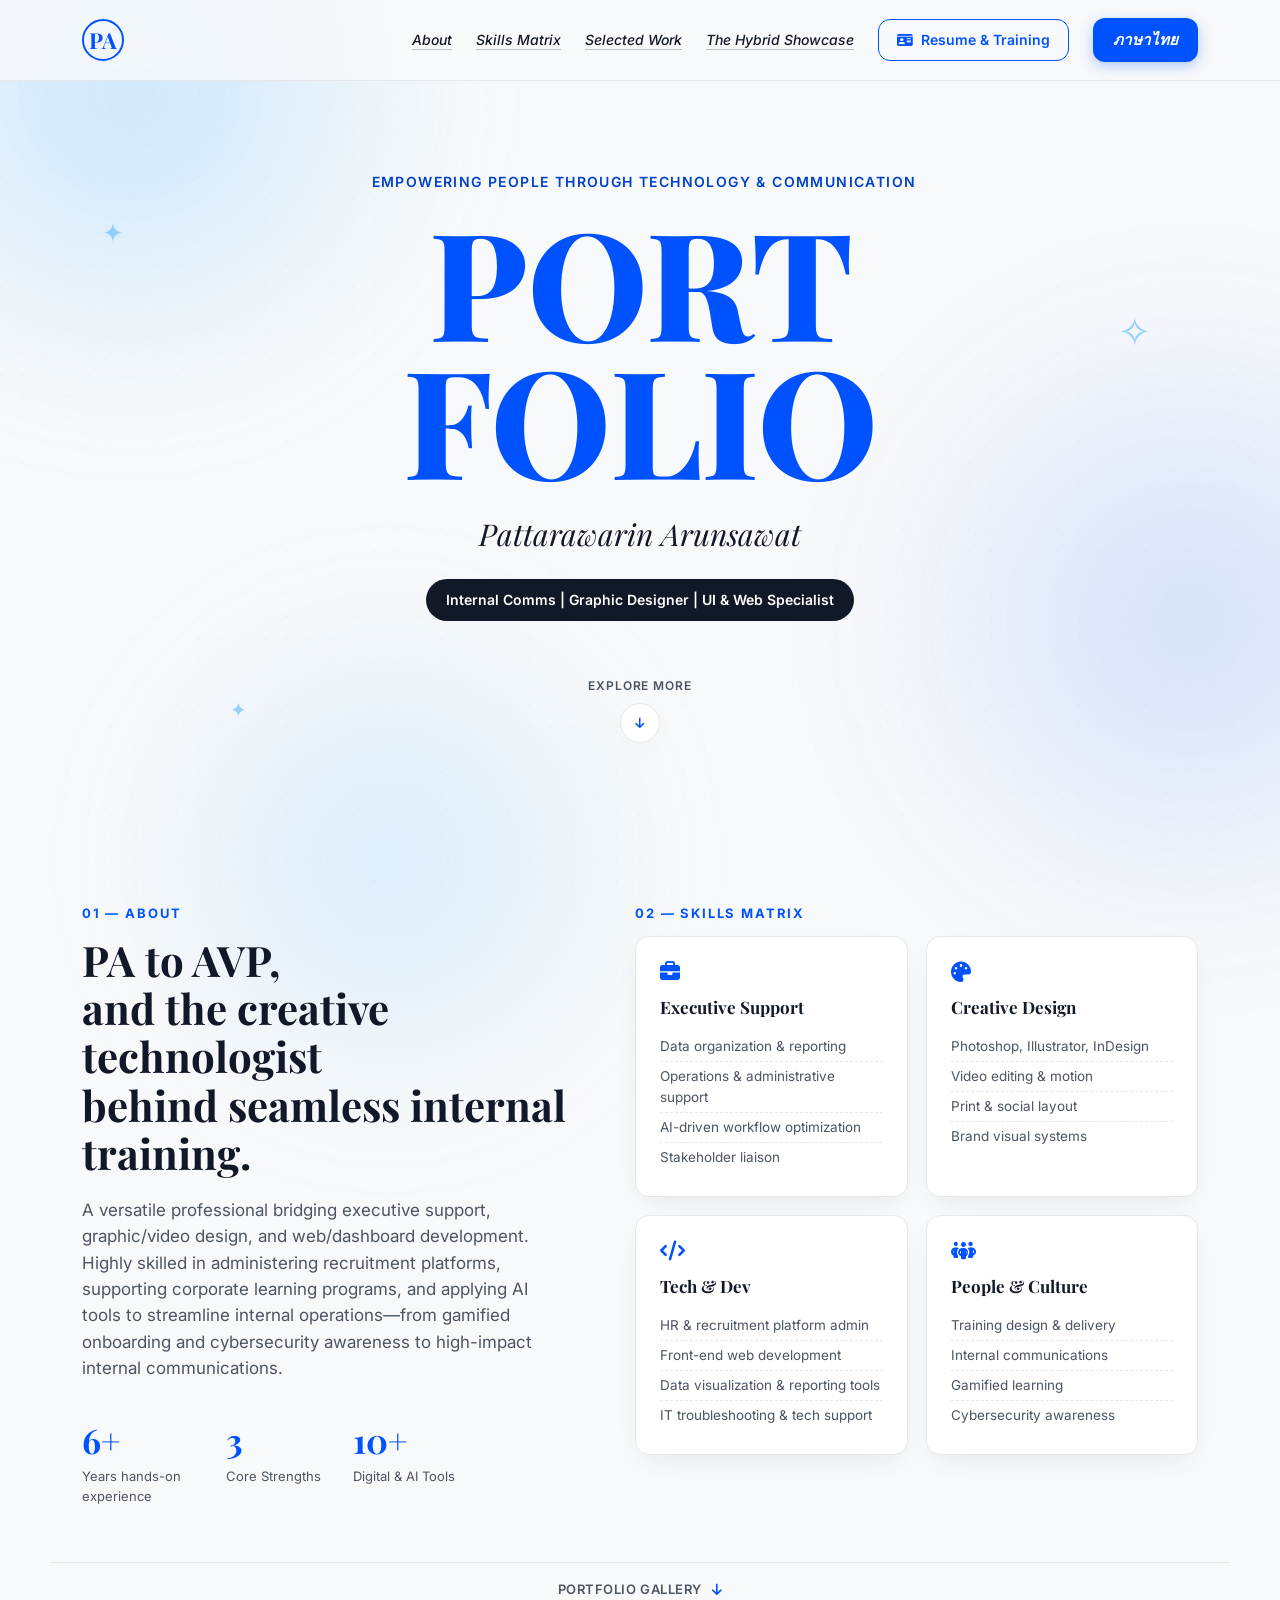
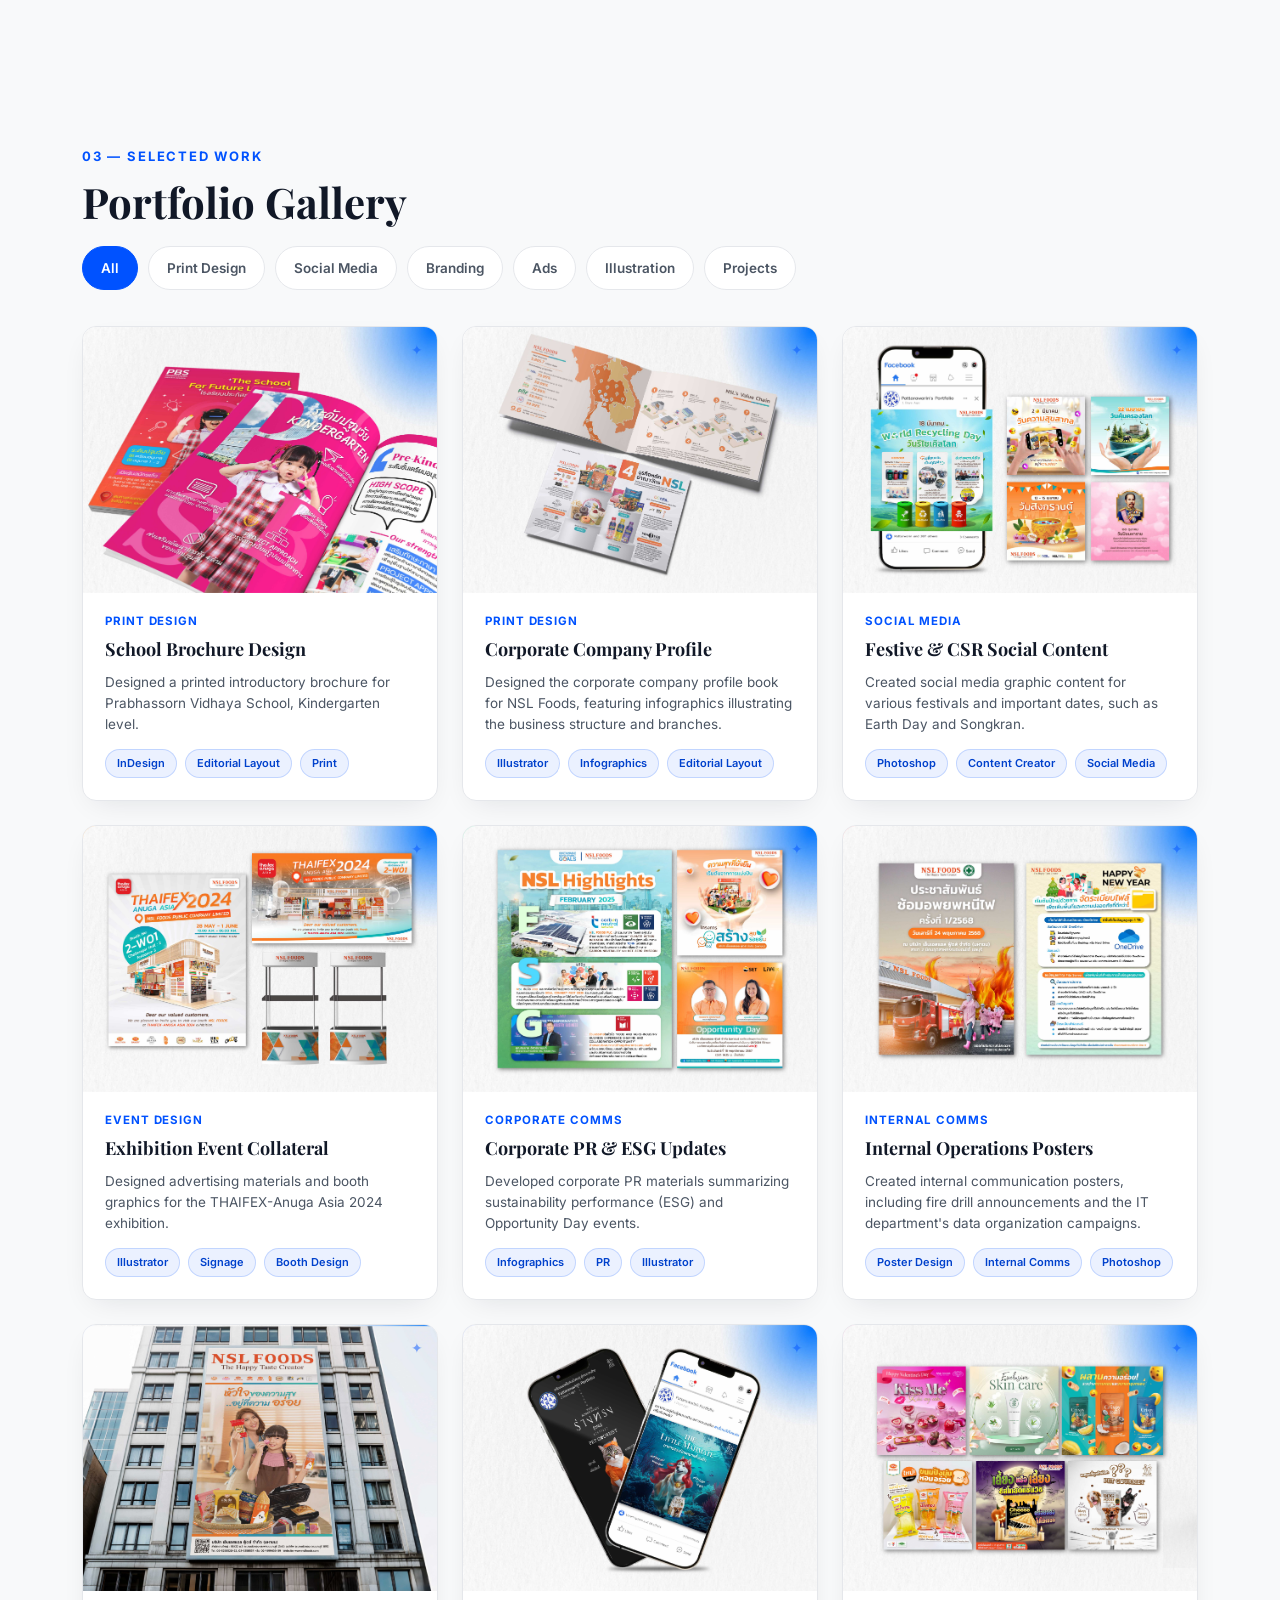
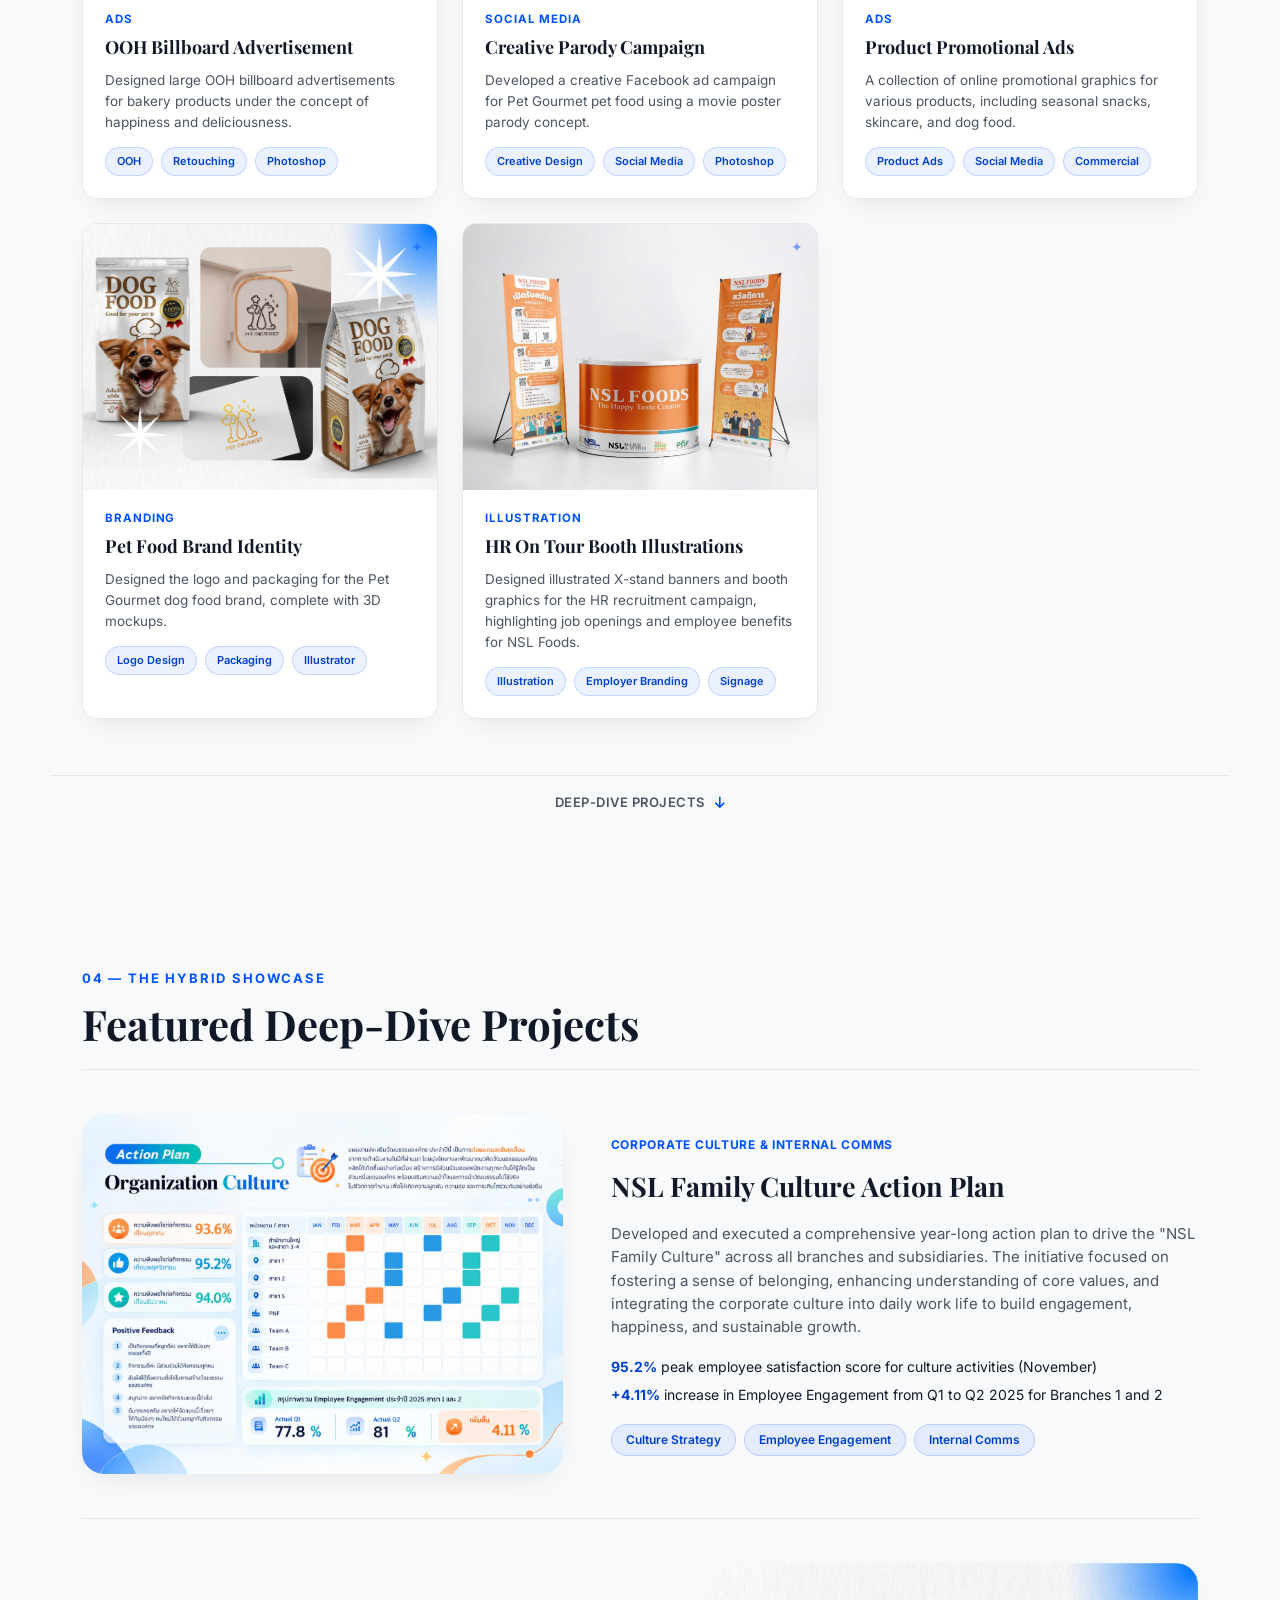
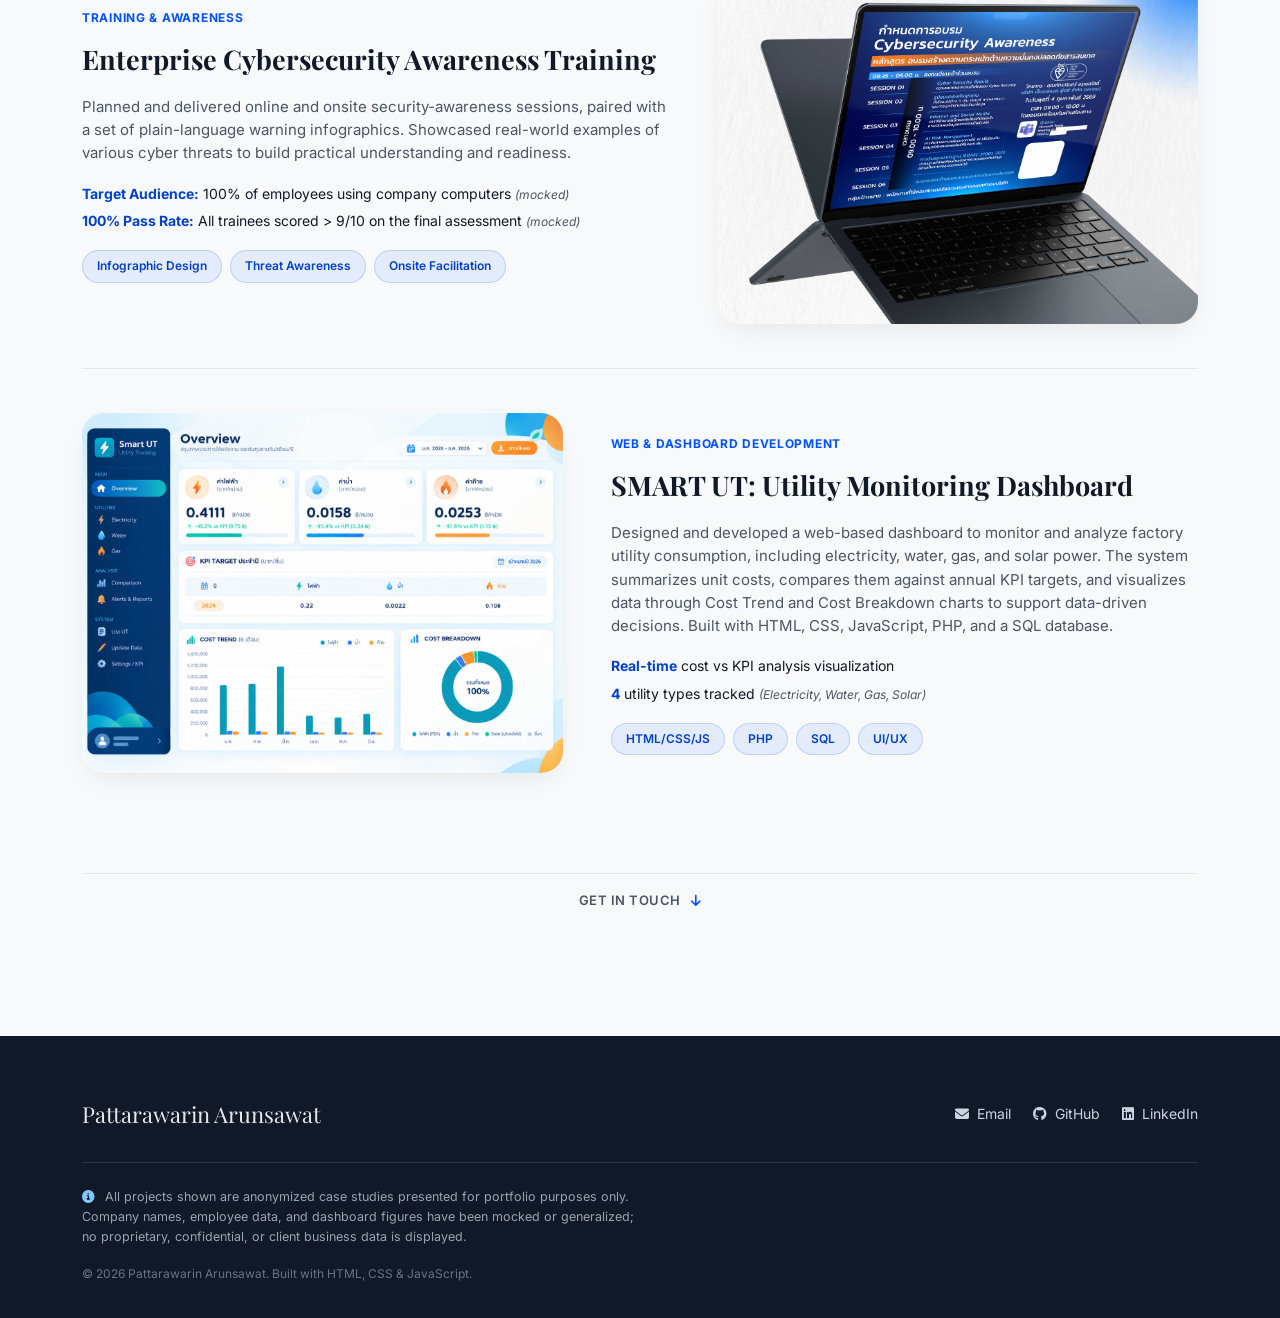
<file: index.html>
<!DOCTYPE html>
<html lang="en">
<head>
  <meta charset="UTF-8">
  <meta name="viewport" content="width=device-width, initial-scale=1.0">
  <title>Pattarawarin Arunsawat — Portfolio</title>
  <meta name="description" content="Pattarawarin Arunsawat — PA to AVP, Creative Technologist & Culture Catalyst. Graphic design, web/dashboard development, and organizational culture portfolio.">

<!-- Google Fonts: Playfair Display + Inter + Kanit -->
  <link rel="preconnect" href="https://fonts.googleapis.com">
  <link rel="preconnect" href="https://fonts.gstatic.com" crossorigin>
  <link href="https://fonts.googleapis.com/css2?family=Inter:wght@400;500;600;700;800&family=Kanit:wght@300;400;500;600;700&family=Playfair+Display:ital,wght@0,500;0,600;0,700;0,800;1,500&display=swap" rel="stylesheet">

  <!-- Font Awesome -->
  <link rel="stylesheet" href="https://cdnjs.cloudflare.com/ajax/libs/font-awesome/6.5.1/css/all.min.css">

  <link rel="stylesheet" href="style.css">
</head>
<body>

  <!-- Ambient background glows -->
  <div class="aurora aurora--one" aria-hidden="true"></div>
  <div class="aurora aurora--two" aria-hidden="true"></div>
  <div class="aurora aurora--three" aria-hidden="true"></div>

  <!-- ===================== HEADER / NAV ===================== -->
  <header class="site-header" id="top">
    <div class="header-inner">
      <a href="#top" class="logo">PA</a>
      <nav class="main-nav" aria-label="Primary">
        <a href="#about" class="nav-link" data-section="about">About</a>
        <a href="#skills" class="nav-link" data-section="skills">Skills Matrix</a>
        <a href="#portfolio" class="nav-link" data-section="portfolio">Selected Work</a>
        <a href="#deep-dive" class="nav-link" data-section="deep-dive">The Hybrid Showcase</a>
        <a href="resume.html" class="nav-link btn-resume"><i class="fa-solid fa-id-card" aria-hidden="true"></i> Resume &amp; Training</a>
        <a href="index-th.html" class="nav-link btn-lang">ภาษาไทย</a>
      </nav>
      <button class="nav-toggle" id="navToggle" aria-label="Toggle navigation" aria-expanded="false">
        <span></span><span></span><span></span>
      </button>
    </div>
  </header>

  <!-- ===================== HERO ===================== -->
  <section class="hero">
    <div class="hero-inner">
      <p class="hero-eyebrow"><i class="fa-solid fa-sparkle"></i> Empowering People through Technology & Communication</p>
      <h1 class="hero-title">
        PORT<br>FOLIO
      </h1>
      <p class="hero-name">Pattarawarin Arunsawat</p>
      <span class="badge badge--dark">Internal Comms | Graphic Designer | UI & Web Specialist </span>
    </div>
    <div class="hero-star hero-star--a" aria-hidden="true">✦</div>
    <div class="hero-star hero-star--b" aria-hidden="true">✧</div>
    <div class="hero-star hero-star--c" aria-hidden="true">✦</div>

    <a href="#about" class="scroll-cue" aria-label="Scroll down to About &amp; Skills">
      <span class="scroll-cue-label">Explore More</span>
      <span class="scroll-cue-arrow" aria-hidden="true"><i class="fa-solid fa-arrow-down"></i></span>
    </a>
  </section>

  <!-- ===================== ABOUT + SKILLS ===================== -->
  <section class="about" id="about">
    <div class="about-inner">
      <div class="about-copy">
        <p class="section-eyebrow">01 — About</p>
        <h2 class="section-heading">PA to AVP,<br>and the creative technologist <br>behind seamless internal training.</h2>
        <p class="about-lede">
          A versatile professional bridging executive support, graphic/video design, and web/dashboard development.
          Highly skilled in administering recruitment platforms, supporting corporate learning programs,
          and applying AI tools to streamline internal operations—from gamified onboarding and cybersecurity awareness
          to high-impact internal communications.
        </p>
        <div class="about-stats">
          <div class="stat">
            <span class="stat-num">6+</span>
            <span class="stat-label">Years hands-on experience</span>
          </div>
          <div class="stat">
            <span class="stat-num">3</span>
            <span class="stat-label">Core Strengths</span>
          </div>
          <div class="stat">
            <span class="stat-num">10+</span>
            <span class="stat-label">Digital &amp; AI Tools</span>
          </div>
        </div>
      </div>

      <div class="skills-matrix" id="skills">
        <p class="section-eyebrow">02 — Skills Matrix</p>
        <div class="skills-grid">
          <div class="skill-card">
            <i class="fa-solid fa-briefcase skill-icon"></i>
            <h3>Executive Support</h3>
            <ul>
              <li>Data organization & reporting</li>
              <li>Operations & administrative support</li>
              <li>AI-driven workflow optimization</li>
              <li>Stakeholder liaison</li>
            </ul>
          </div>
          <div class="skill-card">
            <i class="fa-solid fa-palette skill-icon"></i>
            <h3>Creative Design</h3>
            <ul>
              <li>Photoshop, Illustrator, InDesign</li>
              <li>Video editing &amp; motion</li>
              <li>Print &amp; social layout</li>
              <li>Brand visual systems</li>
            </ul>
          </div>
          <div class="skill-card">
            <i class="fa-solid fa-code skill-icon"></i>
            <h3>Tech &amp; Dev</h3>
            <ul>
              <li>HR & recruitment platform admin</li>
              <li>Front-end web development</li>
              <li>Data visualization & reporting tools</li>
              <li>IT troubleshooting & tech support</li>
            </ul>
          </div>
          <div class="skill-card">
            <i class="fa-solid fa-people-group skill-icon"></i>
            <h3>People &amp; Culture</h3>
            <ul>
              <li>Training design &amp; delivery</li>
              <li>Internal communications</li>
              <li>Gamified learning</li>
              <li>Cybersecurity awareness</li>
            </ul>
          </div>
        </div>
      </div>
    </div>

    <a href="#portfolio" class="section-jump" aria-label="Jump to Portfolio Gallery">
      <span>Portfolio Gallery</span>
      <i class="fa-solid fa-arrow-down" aria-hidden="true"></i>
    </a>
  </section>

  <!-- ===================== PORTFOLIO GALLERY ===================== -->
  <section class="gallery" id="portfolio">
    <div class="gallery-inner">
      <p class="section-eyebrow">03 — Selected Work</p>
      <h2 class="section-heading">Portfolio Gallery</h2>

      <div class="filter-bar" id="filterBar" role="tablist" aria-label="Filter portfolio by category">
        <button class="filter-btn is-active" data-filter="all">All</button>
        <button class="filter-btn" data-filter="print" id="print-design">Print Design</button>
        <button class="filter-btn" data-filter="social" id="social-media">Social Media</button>
        <button class="filter-btn" data-filter="branding" id="branding">Branding</button>
        <button class="filter-btn" data-filter="ads" id="ads">Ads</button>
        <button class="filter-btn" data-filter="illustration" id="illustration">Illustration</button>
        <button class="filter-btn" data-filter="projects" id="projects">Projects</button>
      </div>

      <div class="gallery-grid" id="galleryGrid">
        <!-- Cards injected by script.js from data.js -->
      </div>
    </div>

    <a href="#deep-dive" class="section-jump" aria-label="Jump to Featured Deep-Dive Projects">
      <span>Deep-Dive Projects</span>
      <i class="fa-solid fa-arrow-down" aria-hidden="true"></i>
    </a>
  </section>

  <!-- ===================== FEATURED DEEP-DIVE PROJECTS ===================== -->
  <section class="deep-dive" id="deep-dive">
    <div class="deep-dive-inner">
      <p class="section-eyebrow">04 — The Hybrid Showcase</p>
      <h2 class="section-heading">Featured Deep-Dive Projects</h2>

      <article class="case-study">
        <div class="case-media">
          <img src="images/012.jpg" alt="NSL Family Culture Action Plan Dashboard" style="width: 100%; height: auto; border-radius: 16px; box-shadow: 0 12px 24px rgba(0,0,0,0.08);">
        </div>
        
        <div class="case-copy">
          <span class="case-tag">Corporate Culture &amp; Internal Comms</span>
          <h3>NSL Family Culture Action Plan</h3>
          <p>
            Developed and executed a comprehensive year-long action plan to drive the "NSL Family Culture" across all branches and subsidiaries. The initiative focused on fostering a sense of belonging, enhancing understanding of core values, and integrating the corporate culture into daily work life to build engagement, happiness, and sustainable growth.
          </p>
          <ul class="case-stats">
            <li><strong>95.2%</strong> peak employee satisfaction score for culture activities (November)</li>
            <li><strong>+4.11%</strong> increase in Employee Engagement from Q1 to Q2 2025 for Branches 1 and 2</li>
          </ul>
          <div class="case-tools">
            <span class="tag">Culture Strategy</span>
            <span class="tag">Employee Engagement</span>
            <span class="tag">Internal Comms</span>
          </div>
        </div>
      </article>

      <article class="case-study case-study--reverse">
        <div class="case-media">
          <img src="images/013.jpg" alt="Enterprise Cybersecurity Awareness Training" style="width: 100%; height: auto; border-radius: 16px; box-shadow: 0 12px 24px rgba(0,0,0,0.08);">
        </div>
        
        <div class="case-copy">
          <span class="case-tag">Training &amp; Awareness</span>
          <h3>Enterprise Cybersecurity Awareness Training</h3>
          <p>
            Planned and delivered online and onsite security-awareness sessions, paired with a set of 
            plain-language warning infographics. Showcased real-world examples of various cyber threats 
            to build practical understanding and readiness.
          </p>
          <ul class="case-stats">
            <li><strong>Target Audience:</strong> 100% of employees using company computers <span class="mock-note">(mocked)</span></li>
            <li><strong>100% Pass Rate:</strong> All trainees scored > 9/10 on the final assessment <span class="mock-note">(mocked)</span></li>
          </ul>
          <div class="case-tools">
            <span class="tag">Infographic Design</span>
            <span class="tag">Threat Awareness</span>
            <span class="tag">Onsite Facilitation</span>
          </div>
        </div>
      </article>


       <article class="case-study">
        <div class="case-media">
          <img src="images/014.jpg" alt="SMART UT Utility Monitoring Dashboard" style="width: 100%; height: auto; border-radius: 16px; box-shadow: 0 12px 24px rgba(0,0,0,0.08);">
        </div>
        
        <div class="case-copy">
          <span class="case-tag">Web &amp; Dashboard Development</span>
          <h3>SMART UT: Utility Monitoring Dashboard</h3>
          <p>
            Designed and developed a web-based dashboard to monitor and analyze factory utility consumption, including electricity, water, gas, and solar power. The system summarizes unit costs, compares them against annual KPI targets, and visualizes data through Cost Trend and Cost Breakdown charts to support data-driven decisions. Built with HTML, CSS, JavaScript, PHP, and a SQL database.
          </p>
          <ul class="case-stats">
            <li><strong>Real-time</strong> cost vs KPI analysis visualization</li>
            <li><strong>4</strong> utility types tracked <span class="mock-note">(Electricity, Water, Gas, Solar)</span></li>
          </ul>
          <div class="case-tools">
            <span class="tag">HTML/CSS/JS</span>
            <span class="tag">PHP</span>
            <span class="tag">SQL</span>
            <span class="tag">UI/UX</span>
          </div>
        </div>
      </article>

    <a href="#contact" class="section-jump" aria-label="Jump to Contact &amp; Footer">
      <span>Get in Touch</span>
      <i class="fa-solid fa-arrow-down" aria-hidden="true"></i>
    </a>
  </section>

  <!-- ===================== FOOTER ===================== -->
  <footer class="site-footer" id="contact">
    <div class="footer-inner">
      <div class="footer-top">
        <p class="footer-name">Pattarawarin Arunsawat</p>
        <div class="footer-links">
          <a href="mailto:pattarawarin.ar@gmail.com"><i class="fa-solid fa-envelope"></i> Email</a>
          <a href="https://callmeion.github.io/portfolio/" target="_blank" rel="noopener noreferrer"><i class="fa-brands fa-github"></i> GitHub</a>
          <a href="http://www.linkedin.com/in/pattarawarin-ar" target="_blank" rel="noopener noreferrer"><i class="fa-brands fa-linkedin"></i> LinkedIn</a>
        </div>
      </div>
      <hr class="footer-rule">
      <p class="disclaimer">
        <i class="fa-solid fa-circle-info"></i>
        All projects shown are anonymized case studies presented for portfolio purposes only.
        Company names, employee data, and dashboard figures have been mocked or generalized;
        no proprietary, confidential, or client business data is displayed.
      </p>
      <p class="footer-copy">© <span id="year"></span> Pattarawarin Arunsawat. Built with HTML, CSS &amp; JavaScript.</p>
    </div>
  </footer>

  <!-- Floating back-to-top button (visibility toggled by script.js) -->
  <button type="button" class="back-to-top" id="backToTop" aria-label="Back to top">
    <i class="fa-solid fa-arrow-up" aria-hidden="true"></i>
  </button>

  <script src="data.js"></script>
  <script src="script.js"></script>
</body>
</html>
</file>
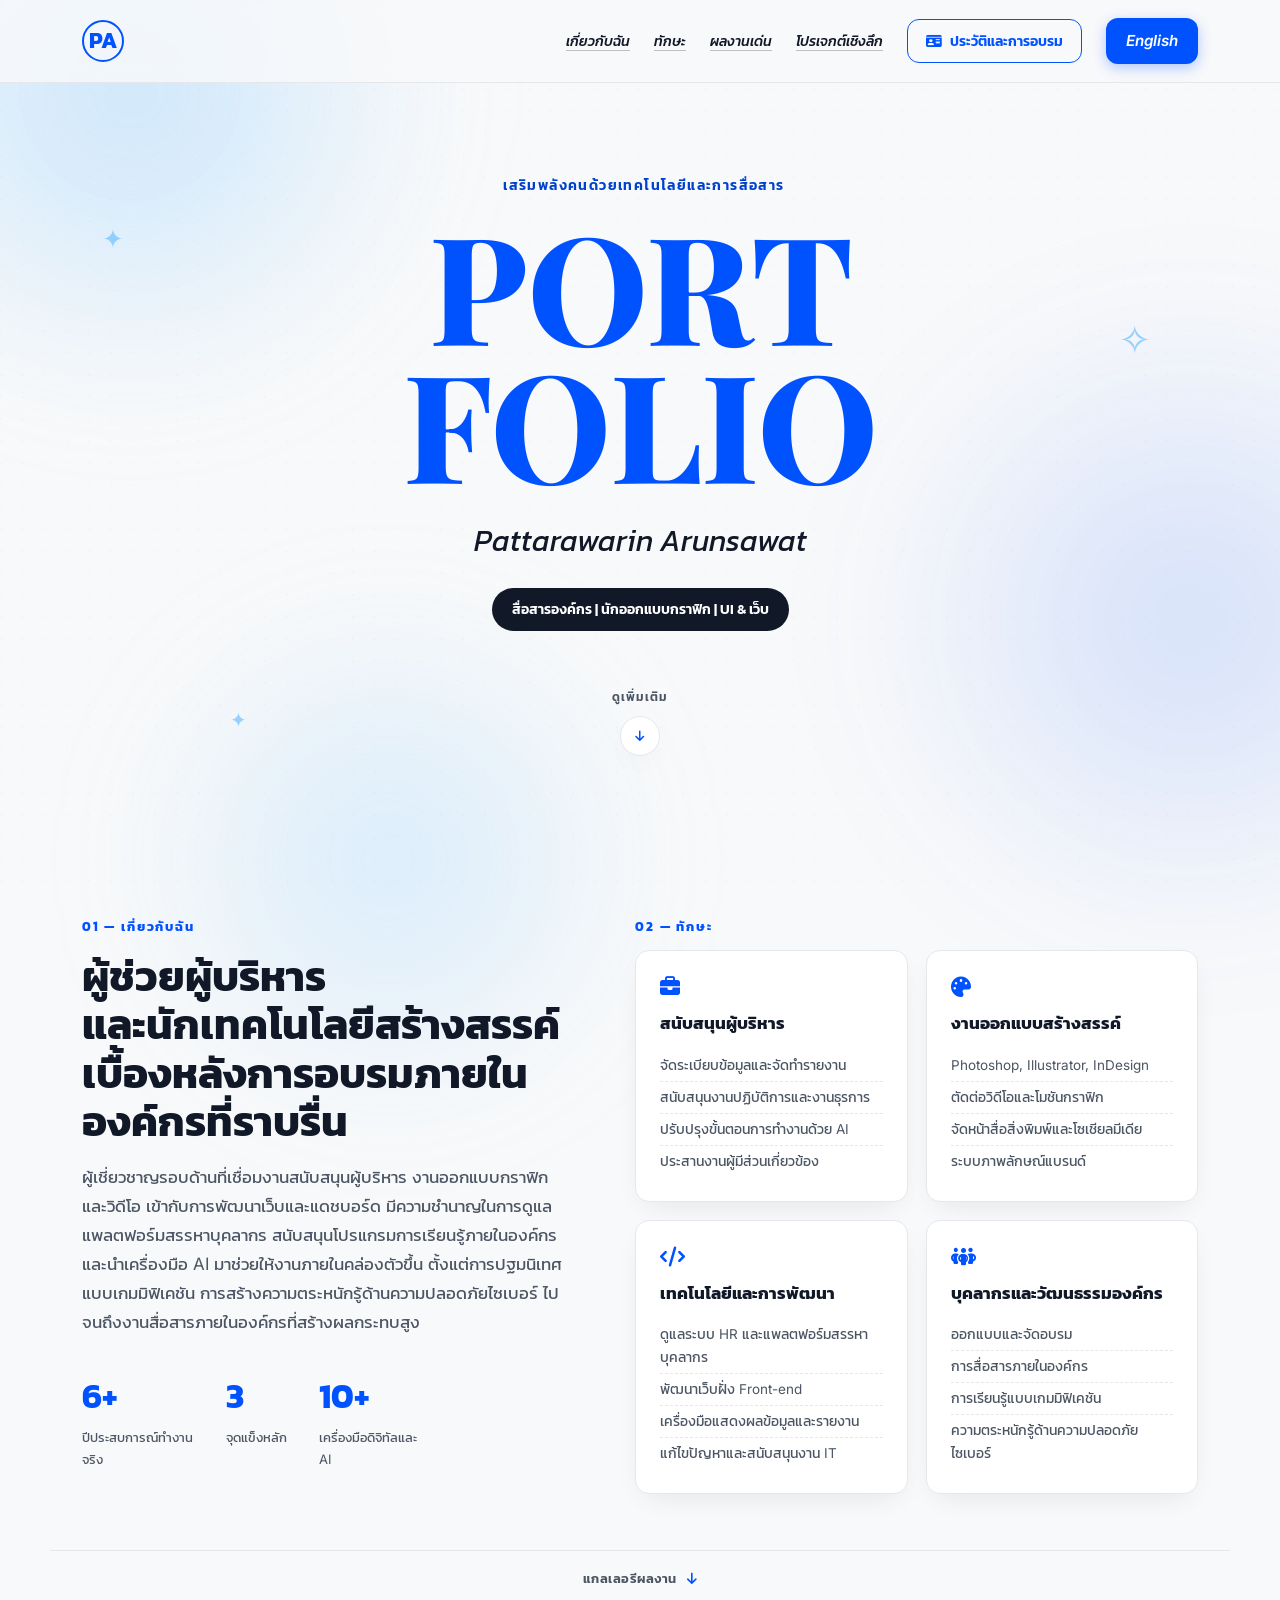
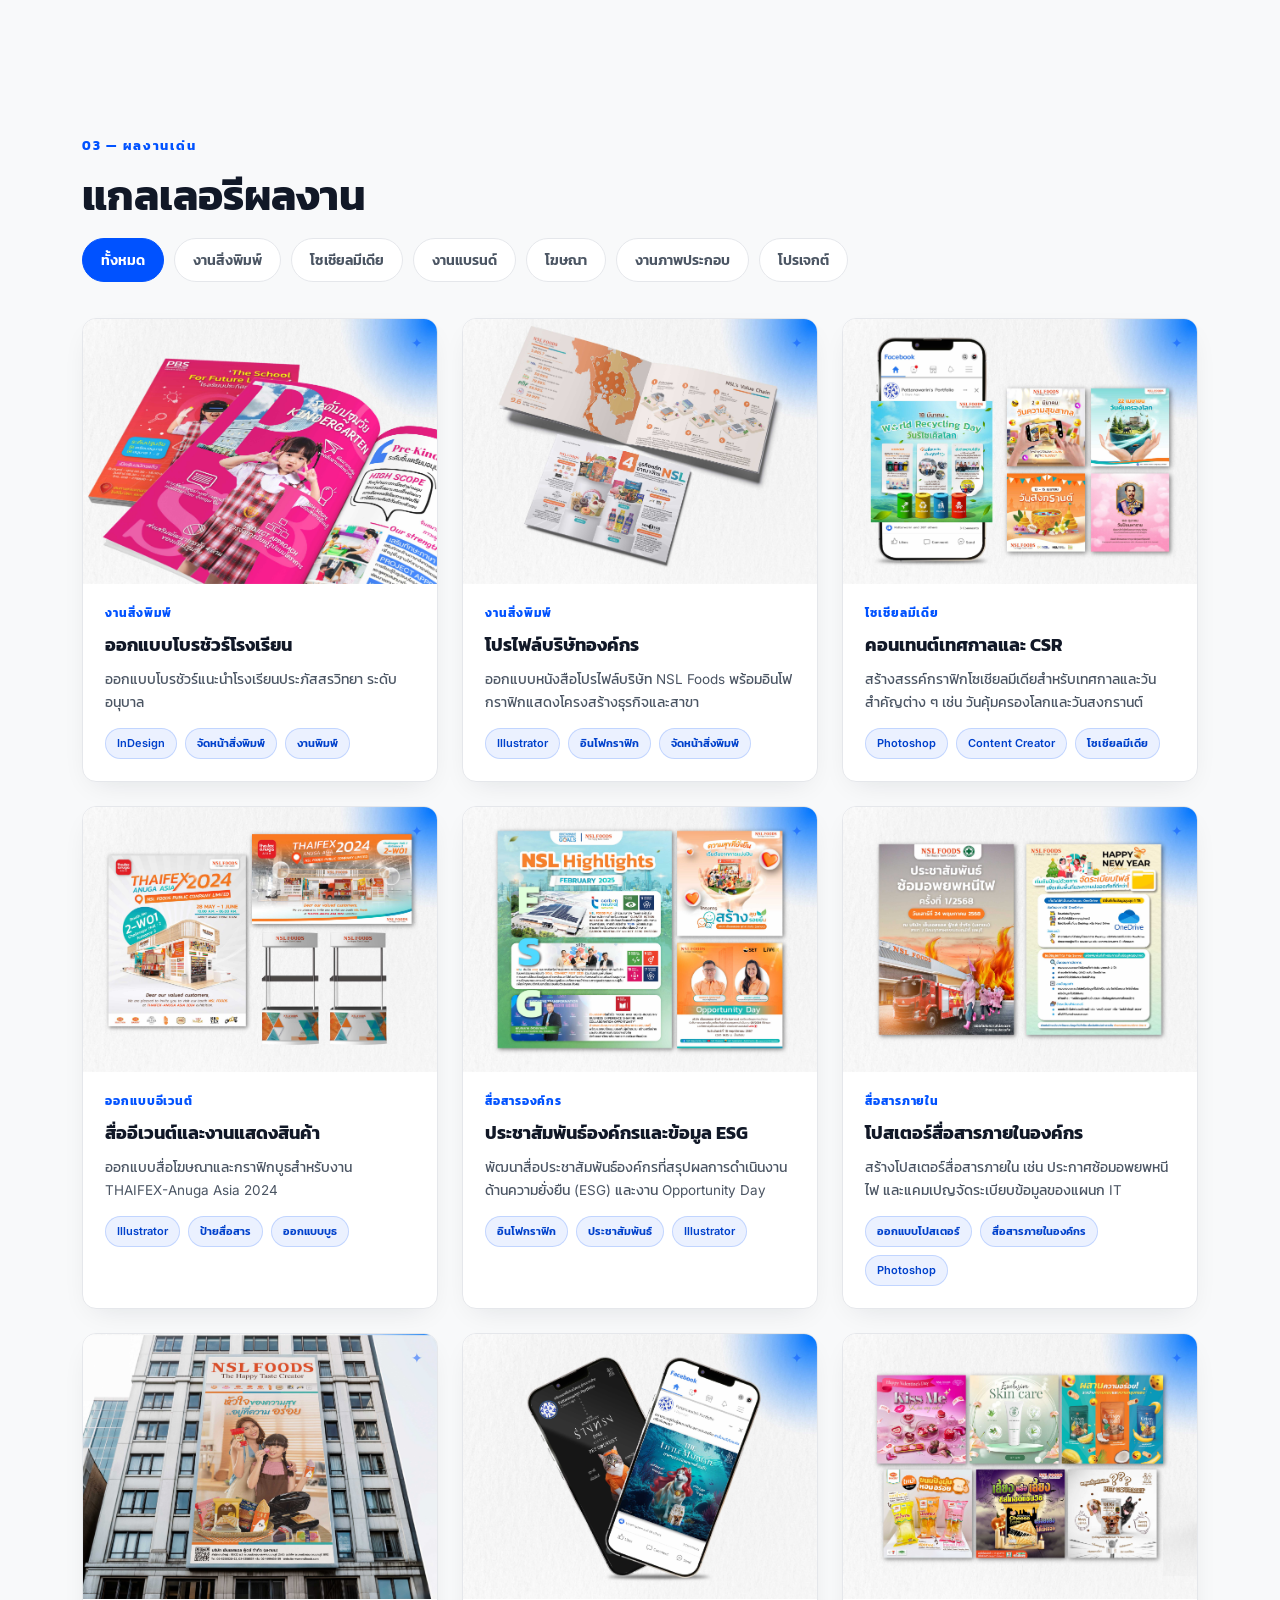
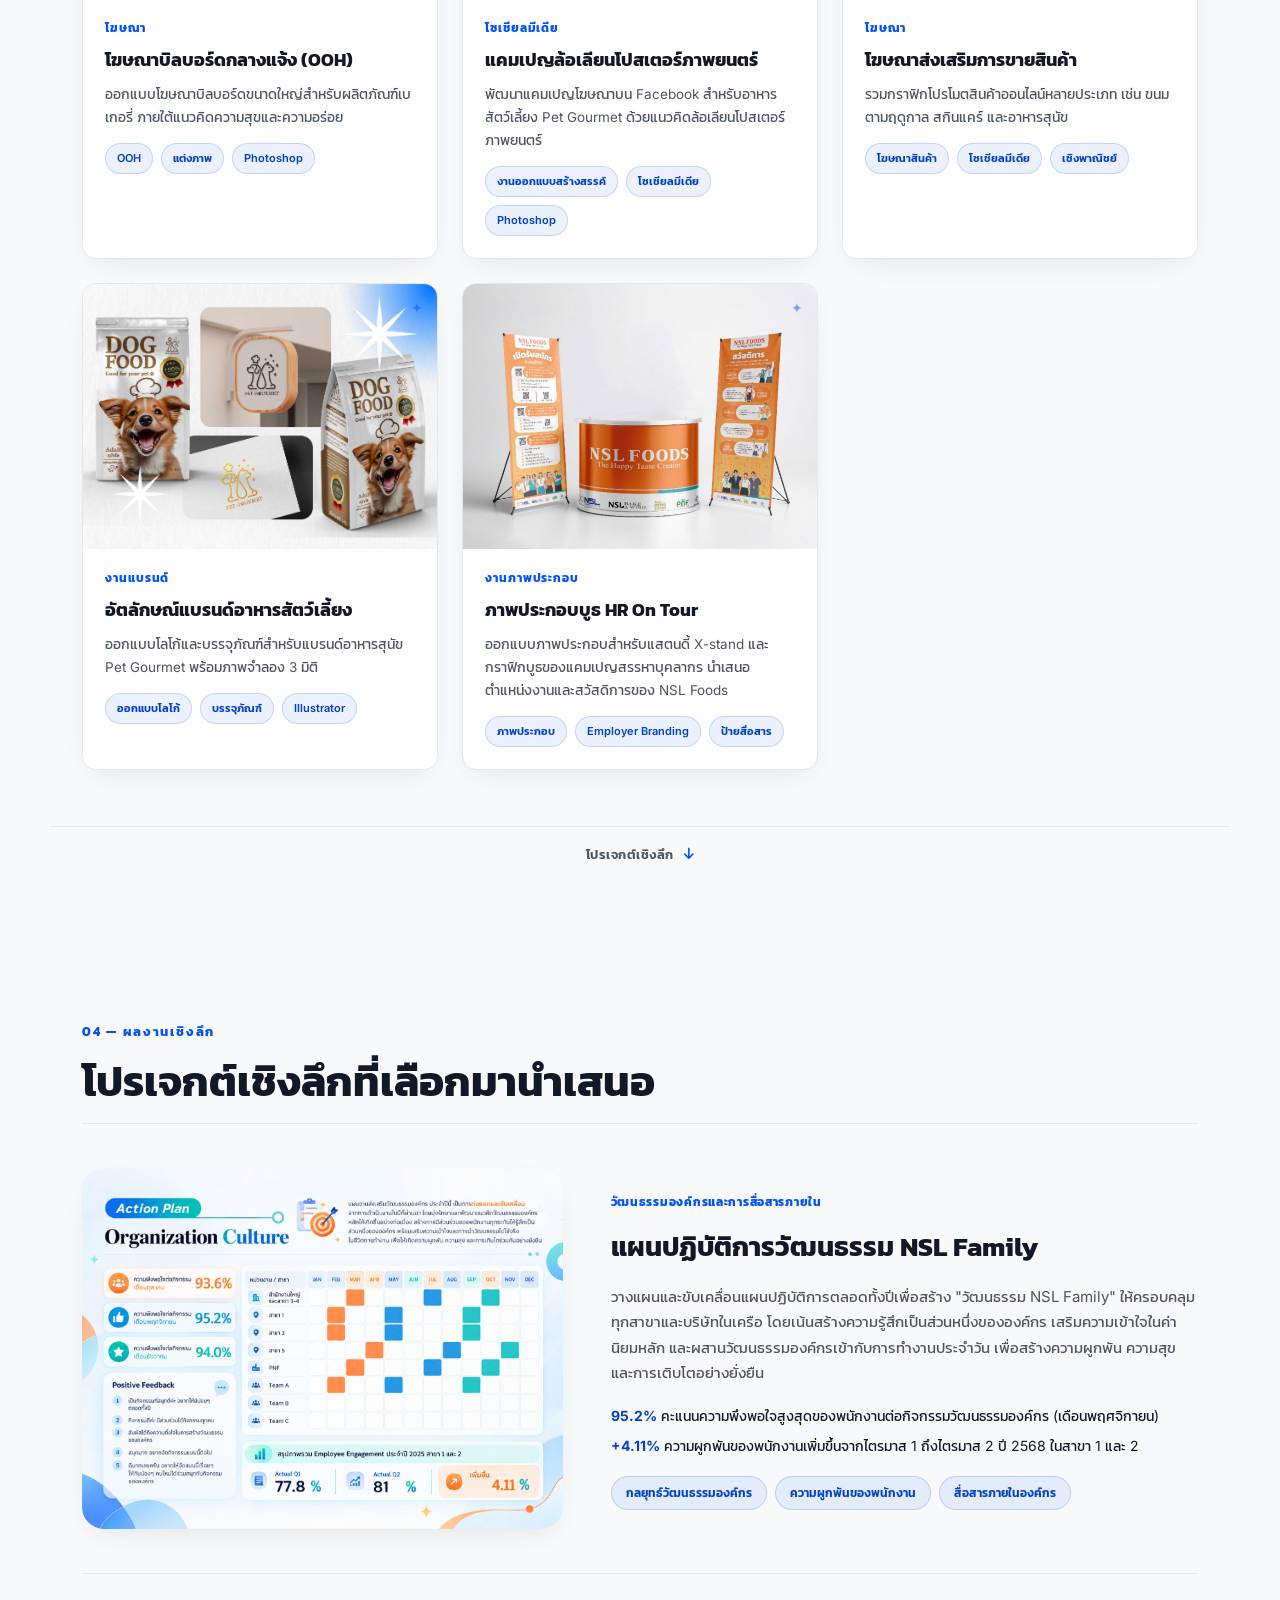
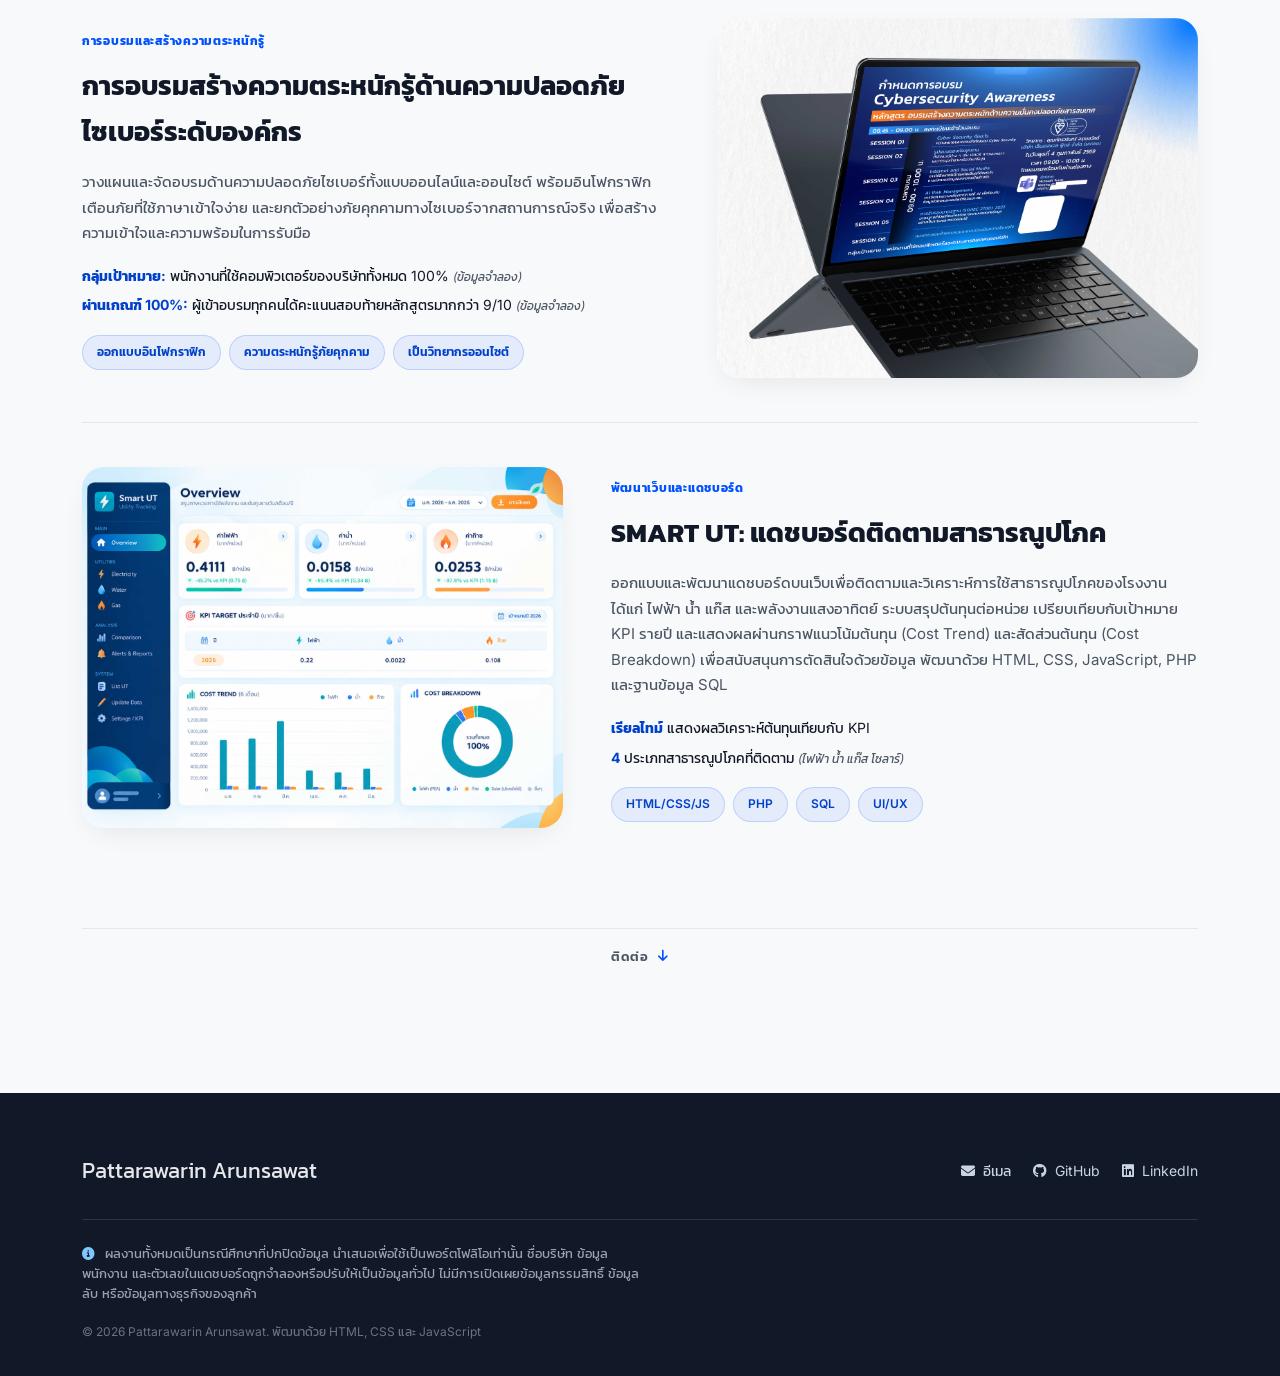
<file: index-th.html>
<!DOCTYPE html>
<html lang="th">
<head>
  <meta charset="UTF-8">
  <meta name="viewport" content="width=device-width, initial-scale=1.0">
  <title>Pattarawarin Arunsawat — พอร์ตโฟลิโอ</title>
  <meta name="description" content="Pattarawarin Arunsawat — ผู้ช่วยผู้บริหาร นักเทคโนโลยีสร้างสรรค์ และผู้ขับเคลื่อนวัฒนธรรมองค์กร พอร์ตโฟลิโองานออกแบบกราฟิก พัฒนาเว็บ/แดชบอร์ด และวัฒนธรรมองค์กร">

<!-- Google Fonts: Playfair Display + Inter + Kanit -->
  <link rel="preconnect" href="https://fonts.googleapis.com">
  <link rel="preconnect" href="https://fonts.gstatic.com" crossorigin>
  <link href="https://fonts.googleapis.com/css2?family=Inter:wght@400;500;600;700;800&family=Kanit:wght@300;400;500;600;700&family=Playfair+Display:ital,wght@0,500;0,600;0,700;0,800;1,500&display=swap" rel="stylesheet">

  <!-- Font Awesome -->
  <link rel="stylesheet" href="https://cdnjs.cloudflare.com/ajax/libs/font-awesome/6.5.1/css/all.min.css">

  <link rel="stylesheet" href="style.css">
</head>
<body>

  <!-- Ambient background glows -->
  <div class="aurora aurora--one" aria-hidden="true"></div>
  <div class="aurora aurora--two" aria-hidden="true"></div>
  <div class="aurora aurora--three" aria-hidden="true"></div>

  <!-- ===================== HEADER / NAV ===================== -->
  <header class="site-header" id="top">
    <div class="header-inner">
      <a href="#top" class="logo">PA</a>
      <nav class="main-nav" aria-label="Primary">
        <a href="#about" class="nav-link" data-section="about">เกี่ยวกับฉัน</a>
        <a href="#skills" class="nav-link" data-section="skills">ทักษะ</a>
        <a href="#portfolio" class="nav-link" data-section="portfolio">ผลงานเด่น</a>
        <a href="#deep-dive" class="nav-link" data-section="deep-dive">โปรเจกต์เชิงลึก</a>
        <a href="resume-th.html" class="nav-link btn-resume"><i class="fa-solid fa-id-card" aria-hidden="true"></i> ประวัติและการอบรม</a>
        <a href="index.html" class="nav-link btn-lang">English</a>
      </nav>
      <button class="nav-toggle" id="navToggle" aria-label="เปิด/ปิดเมนู" aria-expanded="false">
        <span></span><span></span><span></span>
      </button>
    </div>
  </header>

  <!-- ===================== HERO ===================== -->
  <section class="hero">
    <div class="hero-inner">
      <p class="hero-eyebrow"><i class="fa-solid fa-sparkle"></i> เสริมพลังคนด้วยเทคโนโลยีและการสื่อสาร</p>
      <h1 class="hero-title">
        PORT<br>FOLIO
      </h1>
      <p class="hero-name">Pattarawarin Arunsawat</p>
      <span class="badge badge--dark">สื่อสารองค์กร | นักออกแบบกราฟิก | UI &amp; เว็บ</span>
    </div>
    <div class="hero-star hero-star--a" aria-hidden="true">✦</div>
    <div class="hero-star hero-star--b" aria-hidden="true">✧</div>
    <div class="hero-star hero-star--c" aria-hidden="true">✦</div>

    <a href="#about" class="scroll-cue" aria-label="เลื่อนลงไปที่เกี่ยวกับฉันและทักษะ">
      <span class="scroll-cue-label">ดูเพิ่มเติม</span>
      <span class="scroll-cue-arrow" aria-hidden="true"><i class="fa-solid fa-arrow-down"></i></span>
    </a>
  </section>

  <!-- ===================== ABOUT + SKILLS ===================== -->
  <section class="about" id="about">
    <div class="about-inner">
      <div class="about-copy">
        <p class="section-eyebrow">01 — เกี่ยวกับฉัน</p>
        <h2 class="section-heading">ผู้ช่วยผู้บริหาร<br>และนักเทคโนโลยีสร้างสรรค์<br>เบื้องหลังการอบรมภายในองค์กรที่ราบรื่น</h2>
        <p class="about-lede">
          ผู้เชี่ยวชาญรอบด้านที่เชื่อมงานสนับสนุนผู้บริหาร งานออกแบบกราฟิกและวิดีโอ เข้ากับการพัฒนาเว็บและแดชบอร์ด
          มีความชำนาญในการดูแลแพลตฟอร์มสรรหาบุคลากร สนับสนุนโปรแกรมการเรียนรู้ภายในองค์กร
          และนำเครื่องมือ AI มาช่วยให้งานภายในคล่องตัวขึ้น ตั้งแต่การปฐมนิเทศแบบเกมมิฟิเคชัน
          การสร้างความตระหนักรู้ด้านความปลอดภัยไซเบอร์ ไปจนถึงงานสื่อสารภายในองค์กรที่สร้างผลกระทบสูง
        </p>
        <div class="about-stats">
          <div class="stat">
            <span class="stat-num">6+</span>
            <span class="stat-label">ปีประสบการณ์ทำงานจริง</span>
          </div>
          <div class="stat">
            <span class="stat-num">3</span>
            <span class="stat-label">จุดแข็งหลัก</span>
          </div>
          <div class="stat">
            <span class="stat-num">10+</span>
            <span class="stat-label">เครื่องมือดิจิทัลและ AI</span>
          </div>
        </div>
      </div>

      <div class="skills-matrix" id="skills">
        <p class="section-eyebrow">02 — ทักษะ</p>
        <div class="skills-grid">
          <div class="skill-card">
            <i class="fa-solid fa-briefcase skill-icon"></i>
            <h3>สนับสนุนผู้บริหาร</h3>
            <ul>
              <li>จัดระเบียบข้อมูลและจัดทำรายงาน</li>
              <li>สนับสนุนงานปฏิบัติการและงานธุรการ</li>
              <li>ปรับปรุงขั้นตอนการทำงานด้วย AI</li>
              <li>ประสานงานผู้มีส่วนเกี่ยวข้อง</li>
            </ul>
          </div>
          <div class="skill-card">
            <i class="fa-solid fa-palette skill-icon"></i>
            <h3>งานออกแบบสร้างสรรค์</h3>
            <ul>
              <li>Photoshop, Illustrator, InDesign</li>
              <li>ตัดต่อวิดีโอและโมชันกราฟิก</li>
              <li>จัดหน้าสื่อสิ่งพิมพ์และโซเชียลมีเดีย</li>
              <li>ระบบภาพลักษณ์แบรนด์</li>
            </ul>
          </div>
          <div class="skill-card">
            <i class="fa-solid fa-code skill-icon"></i>
            <h3>เทคโนโลยีและการพัฒนา</h3>
            <ul>
              <li>ดูแลระบบ HR และแพลตฟอร์มสรรหาบุคลากร</li>
              <li>พัฒนาเว็บฝั่ง Front-end</li>
              <li>เครื่องมือแสดงผลข้อมูลและรายงาน</li>
              <li>แก้ไขปัญหาและสนับสนุนงาน IT</li>
            </ul>
          </div>
          <div class="skill-card">
            <i class="fa-solid fa-people-group skill-icon"></i>
            <h3>บุคลากรและวัฒนธรรมองค์กร</h3>
            <ul>
              <li>ออกแบบและจัดอบรม</li>
              <li>การสื่อสารภายในองค์กร</li>
              <li>การเรียนรู้แบบเกมมิฟิเคชัน</li>
              <li>ความตระหนักรู้ด้านความปลอดภัยไซเบอร์</li>
            </ul>
          </div>
        </div>
      </div>
    </div>

    <a href="#portfolio" class="section-jump" aria-label="ไปที่แกลเลอรีผลงาน">
      <span>แกลเลอรีผลงาน</span>
      <i class="fa-solid fa-arrow-down" aria-hidden="true"></i>
    </a>
  </section>

  <!-- ===================== PORTFOLIO GALLERY ===================== -->
  <section class="gallery" id="portfolio">
    <div class="gallery-inner">
      <p class="section-eyebrow">03 — ผลงานเด่น</p>
      <h2 class="section-heading">แกลเลอรีผลงาน</h2>

      <div class="filter-bar" id="filterBar" role="tablist" aria-label="กรองผลงานตามหมวดหมู่">
        <button class="filter-btn is-active" data-filter="all">ทั้งหมด</button>
        <button class="filter-btn" data-filter="print" id="print-design">งานสิ่งพิมพ์</button>
        <button class="filter-btn" data-filter="social" id="social-media">โซเชียลมีเดีย</button>
        <button class="filter-btn" data-filter="branding" id="branding">งานแบรนด์</button>
        <button class="filter-btn" data-filter="ads" id="ads">โฆษณา</button>
        <button class="filter-btn" data-filter="illustration" id="illustration">งานภาพประกอบ</button>
        <button class="filter-btn" data-filter="projects" id="projects">โปรเจกต์</button>
      </div>

      <div class="gallery-grid" id="galleryGrid">
        <!-- Cards injected by script.js from data.js -->
      </div>
    </div>

    <a href="#deep-dive" class="section-jump" aria-label="ไปที่โปรเจกต์เชิงลึก">
      <span>โปรเจกต์เชิงลึก</span>
      <i class="fa-solid fa-arrow-down" aria-hidden="true"></i>
    </a>
  </section>

  <!-- ===================== FEATURED DEEP-DIVE PROJECTS ===================== -->
  <section class="deep-dive" id="deep-dive">
    <div class="deep-dive-inner">
      <p class="section-eyebrow">04 — ผลงานเชิงลึก</p>
      <h2 class="section-heading">โปรเจกต์เชิงลึกที่เลือกมานำเสนอ</h2>

      <article class="case-study">
        <div class="case-media">
          <img src="images/012.jpg" alt="แดชบอร์ดแผนปฏิบัติการวัฒนธรรม NSL Family" style="width: 100%; height: auto; border-radius: 16px; box-shadow: 0 12px 24px rgba(0,0,0,0.08);">
        </div>
        
        <div class="case-copy">
          <span class="case-tag">วัฒนธรรมองค์กรและการสื่อสารภายใน</span>
          <h3>แผนปฏิบัติการวัฒนธรรม NSL Family</h3>
          <p>
            วางแผนและขับเคลื่อนแผนปฏิบัติการตลอดทั้งปีเพื่อสร้าง "วัฒนธรรม NSL Family" ให้ครอบคลุมทุกสาขาและบริษัทในเครือ โดยเน้นสร้างความรู้สึกเป็นส่วนหนึ่งขององค์กร เสริมความเข้าใจในค่านิยมหลัก และผสานวัฒนธรรมองค์กรเข้ากับการทำงานประจำวัน เพื่อสร้างความผูกพัน ความสุข และการเติบโตอย่างยั่งยืน
          </p>
          <ul class="case-stats">
            <li><strong>95.2%</strong> คะแนนความพึงพอใจสูงสุดของพนักงานต่อกิจกรรมวัฒนธรรมองค์กร (เดือนพฤศจิกายน)</li>
            <li><strong>+4.11%</strong> ความผูกพันของพนักงานเพิ่มขึ้นจากไตรมาส 1 ถึงไตรมาส 2 ปี 2568 ในสาขา 1 และ 2</li>
          </ul>
          <div class="case-tools">
            <span class="tag">กลยุทธ์วัฒนธรรมองค์กร</span>
            <span class="tag">ความผูกพันของพนักงาน</span>
            <span class="tag">สื่อสารภายในองค์กร</span>
          </div>
        </div>
      </article>

      <article class="case-study case-study--reverse">
        <div class="case-media">
          <img src="images/013.jpg" alt="การอบรมสร้างความตระหนักรู้ด้านความปลอดภัยไซเบอร์ระดับองค์กร" style="width: 100%; height: auto; border-radius: 16px; box-shadow: 0 12px 24px rgba(0,0,0,0.08);">
        </div>
        
        <div class="case-copy">
          <span class="case-tag">การอบรมและสร้างความตระหนักรู้</span>
          <h3>การอบรมสร้างความตระหนักรู้ด้านความปลอดภัยไซเบอร์ระดับองค์กร</h3>
          <p>
            วางแผนและจัดอบรมด้านความปลอดภัยไซเบอร์ทั้งแบบออนไลน์และออนไซต์ พร้อมอินโฟกราฟิกเตือนภัยที่ใช้ภาษาเข้าใจง่าย
            และยกตัวอย่างภัยคุกคามทางไซเบอร์จากสถานการณ์จริง เพื่อสร้างความเข้าใจและความพร้อมในการรับมือ
          </p>
          <ul class="case-stats">
            <li><strong>กลุ่มเป้าหมาย:</strong> พนักงานที่ใช้คอมพิวเตอร์ของบริษัททั้งหมด 100% <span class="mock-note">(ข้อมูลจำลอง)</span></li>
            <li><strong>ผ่านเกณฑ์ 100%:</strong> ผู้เข้าอบรมทุกคนได้คะแนนสอบท้ายหลักสูตรมากกว่า 9/10 <span class="mock-note">(ข้อมูลจำลอง)</span></li>
          </ul>
          <div class="case-tools">
            <span class="tag">ออกแบบอินโฟกราฟิก</span>
            <span class="tag">ความตระหนักรู้ภัยคุกคาม</span>
            <span class="tag">เป็นวิทยากรออนไซต์</span>
          </div>
        </div>
      </article>


       <article class="case-study">
        <div class="case-media">
          <img src="images/014.jpg" alt="แดชบอร์ดติดตามสาธารณูปโภค SMART UT" style="width: 100%; height: auto; border-radius: 16px; box-shadow: 0 12px 24px rgba(0,0,0,0.08);">
        </div>
        
        <div class="case-copy">
          <span class="case-tag">พัฒนาเว็บและแดชบอร์ด</span>
          <h3>SMART UT: แดชบอร์ดติดตามสาธารณูปโภค</h3>
          <p>
            ออกแบบและพัฒนาแดชบอร์ดบนเว็บเพื่อติดตามและวิเคราะห์การใช้สาธารณูปโภคของโรงงาน ได้แก่ ไฟฟ้า น้ำ แก๊ส และพลังงานแสงอาทิตย์ ระบบสรุปต้นทุนต่อหน่วย เปรียบเทียบกับเป้าหมาย KPI รายปี และแสดงผลผ่านกราฟแนวโน้มต้นทุน (Cost Trend) และสัดส่วนต้นทุน (Cost Breakdown) เพื่อสนับสนุนการตัดสินใจด้วยข้อมูล พัฒนาด้วย HTML, CSS, JavaScript, PHP และฐานข้อมูล SQL
          </p>
          <ul class="case-stats">
            <li><strong>เรียลไทม์</strong> แสดงผลวิเคราะห์ต้นทุนเทียบกับ KPI</li>
            <li><strong>4</strong> ประเภทสาธารณูปโภคที่ติดตาม <span class="mock-note">(ไฟฟ้า น้ำ แก๊ส โซลาร์)</span></li>
          </ul>
          <div class="case-tools">
            <span class="tag">HTML/CSS/JS</span>
            <span class="tag">PHP</span>
            <span class="tag">SQL</span>
            <span class="tag">UI/UX</span>
          </div>
        </div>
      </article>

    <a href="#contact" class="section-jump" aria-label="ไปที่ช่องทางติดต่อ">
      <span>ติดต่อ</span>
      <i class="fa-solid fa-arrow-down" aria-hidden="true"></i>
    </a>
  </section>

  <!-- ===================== FOOTER ===================== -->
  <footer class="site-footer" id="contact">
    <div class="footer-inner">
      <div class="footer-top">
        <p class="footer-name">Pattarawarin Arunsawat</p>
        <div class="footer-links">
          <a href="mailto:pattarawarin.ar@gmail.com"><i class="fa-solid fa-envelope"></i> อีเมล</a>
          <a href="https://callmeion.github.io/portfolio/" target="_blank" rel="noopener noreferrer"><i class="fa-brands fa-github"></i> GitHub</a>
          <a href="http://www.linkedin.com/in/pattarawarin-ar" target="_blank" rel="noopener noreferrer"><i class="fa-brands fa-linkedin"></i> LinkedIn</a>
        </div>
      </div>
      <hr class="footer-rule">
      <p class="disclaimer">
        <i class="fa-solid fa-circle-info"></i>
        ผลงานทั้งหมดเป็นกรณีศึกษาที่ปกปิดข้อมูล นำเสนอเพื่อใช้เป็นพอร์ตโฟลิโอเท่านั้น
        ชื่อบริษัท ข้อมูลพนักงาน และตัวเลขในแดชบอร์ดถูกจำลองหรือปรับให้เป็นข้อมูลทั่วไป
        ไม่มีการเปิดเผยข้อมูลกรรมสิทธิ์ ข้อมูลลับ หรือข้อมูลทางธุรกิจของลูกค้า
      </p>
      <p class="footer-copy">© <span id="year"></span> Pattarawarin Arunsawat. พัฒนาด้วย HTML, CSS และ JavaScript</p>
    </div>
  </footer>

  <!-- Floating back-to-top button (visibility toggled by script.js) -->
  <button type="button" class="back-to-top" id="backToTop" aria-label="กลับขึ้นด้านบน">
    <i class="fa-solid fa-arrow-up" aria-hidden="true"></i>
  </button>

  <script src="data-th.js"></script>
  <script src="script.js"></script>
</body>
</html>
</file>
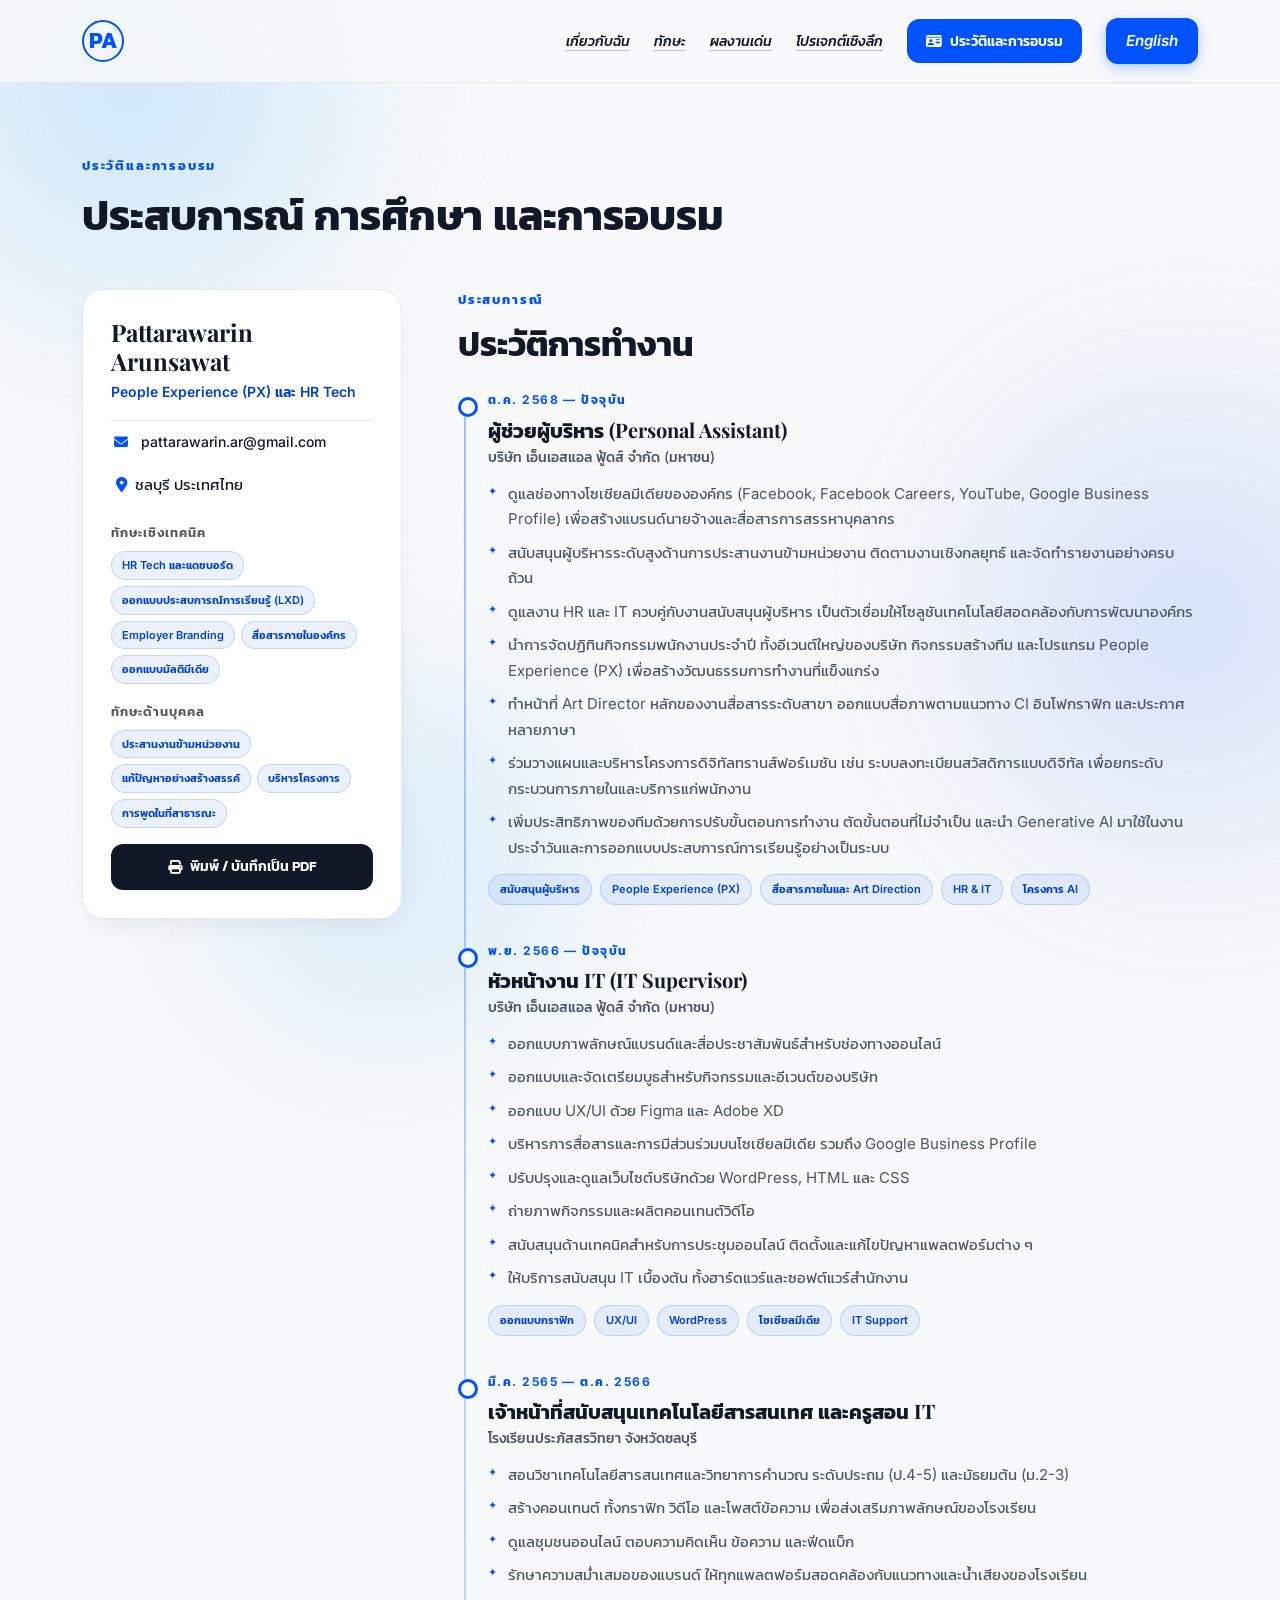
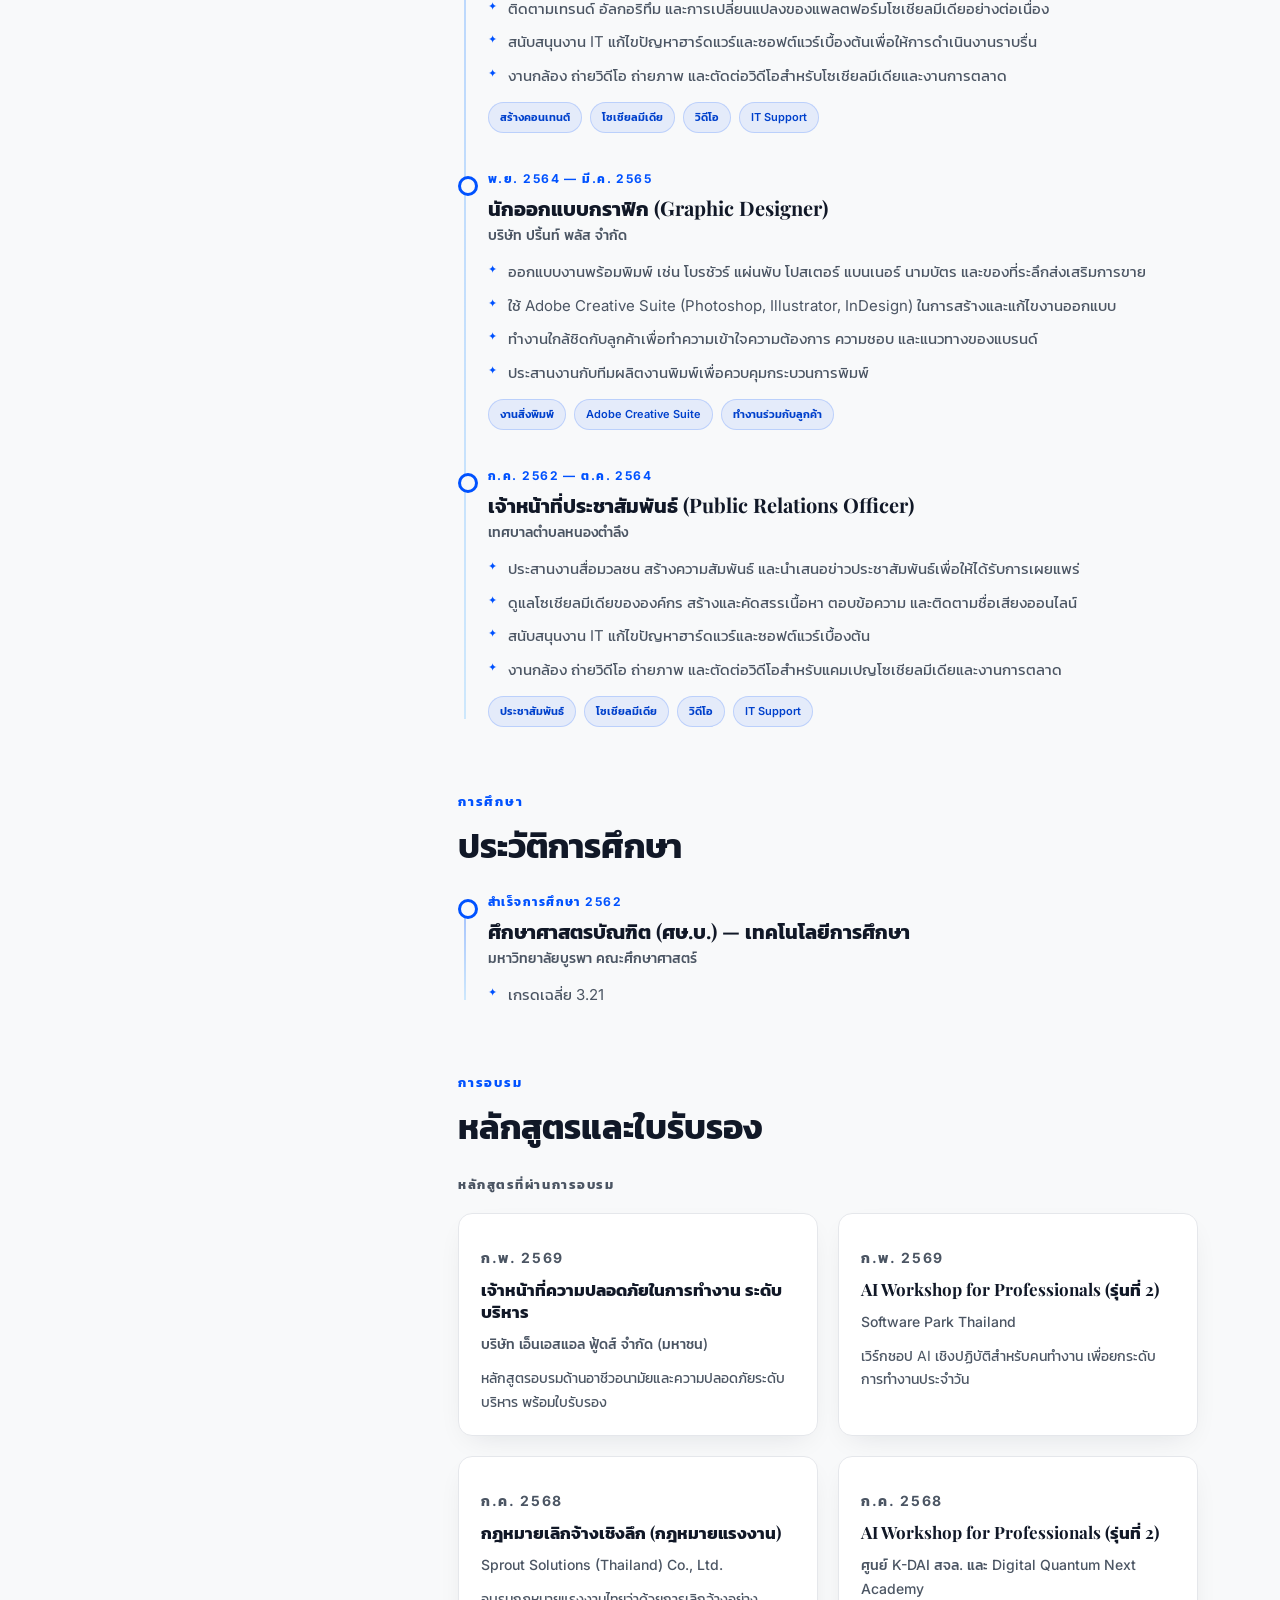
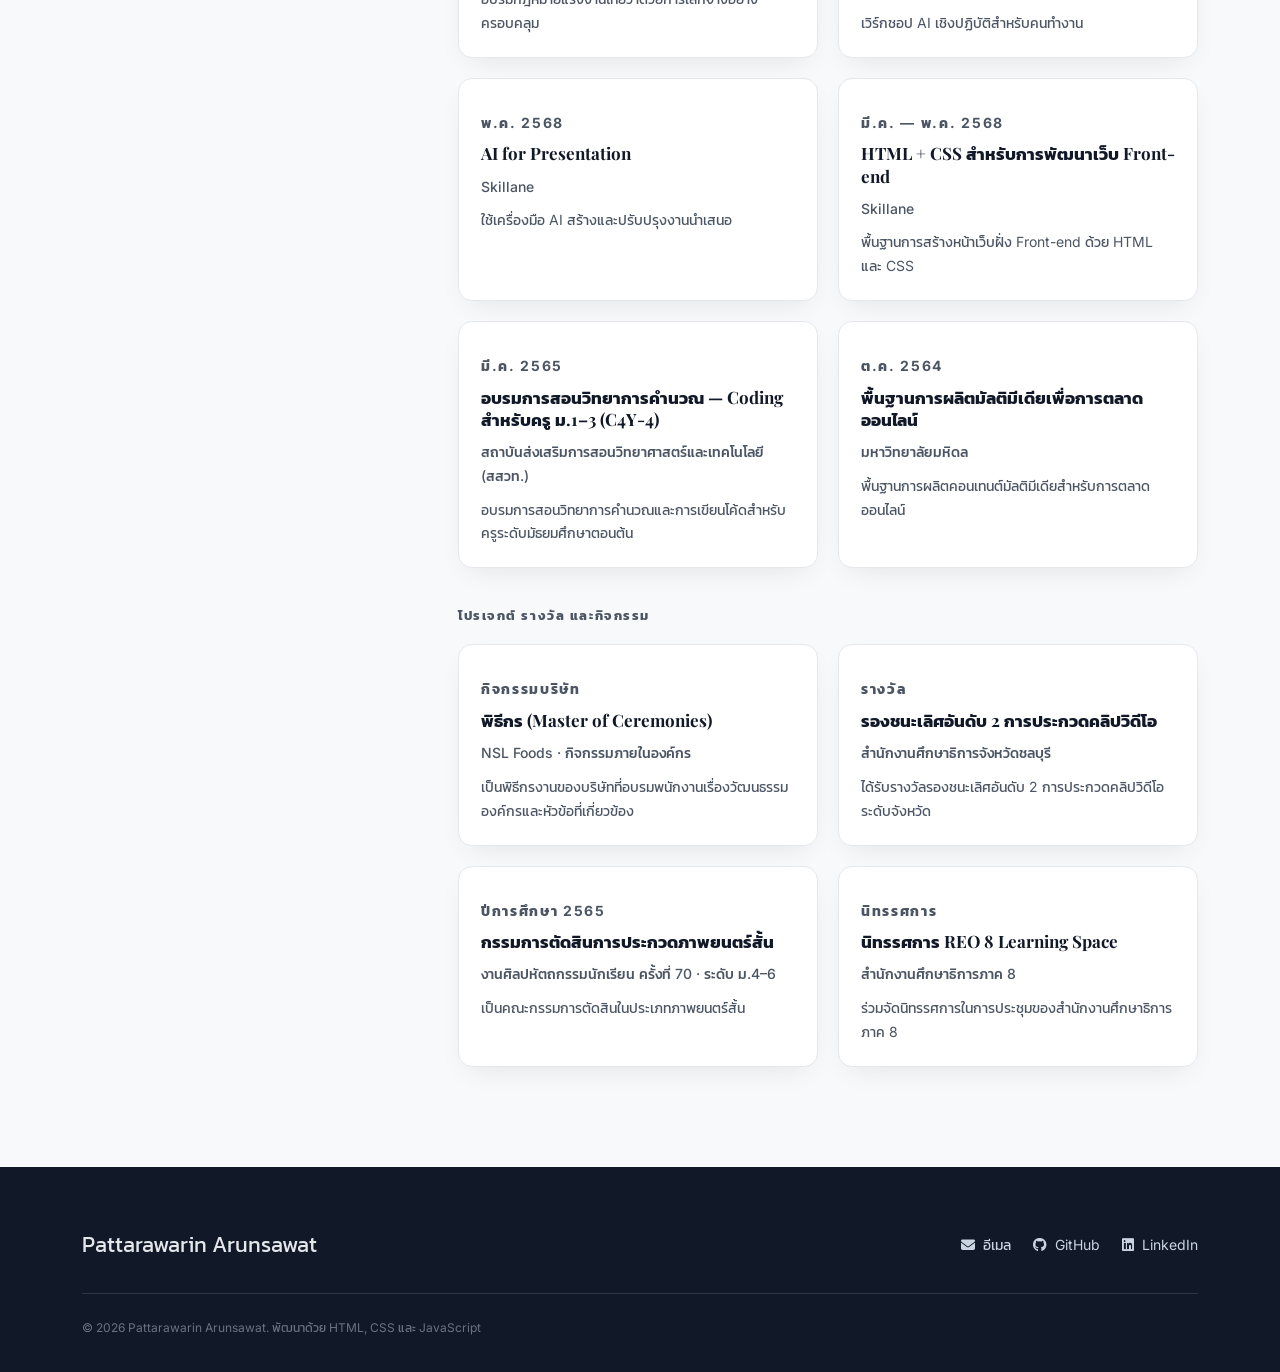
<file: resume-th.html>
<!DOCTYPE html>
<html lang="th">
<head>
  <meta charset="UTF-8">
  <meta name="viewport" content="width=device-width, initial-scale=1.0">
  <title>ประวัติและการอบรม — Pattarawarin Arunsawat</title>
  <meta name="description" content="ประวัติการทำงาน การศึกษา และการอบรมของ ภัทรวรินทร์ อรุณสวัสดิ์ — ผู้ช่วยผู้บริหาร นักเทคโนโลยีสร้างสรรค์ และผู้ขับเคลื่อนวัฒนธรรมองค์กร">

  <link rel="preconnect" href="https://fonts.googleapis.com">
  <link rel="preconnect" href="https://fonts.gstatic.com" crossorigin>
  <link href="https://fonts.googleapis.com/css2?family=Inter:wght@400;500;600;700;800&family=Kanit:wght@300;400;500;600;700&family=Playfair+Display:ital,wght@0,500;0,600;0,700;0,800;1,500&display=swap" rel="stylesheet">
  <link rel="stylesheet" href="https://cdnjs.cloudflare.com/ajax/libs/font-awesome/6.5.1/css/all.min.css">
  <link rel="stylesheet" href="style.css">
</head>
<body>

  <div class="aurora aurora--one" aria-hidden="true"></div>
  <div class="aurora aurora--two" aria-hidden="true"></div>
  <div class="aurora aurora--three" aria-hidden="true"></div>
<!-- ===================== HEADER / NAV ===================== -->
  <header class="site-header" id="top">
    <div class="header-inner">
      <a href="index-th.html" class="logo" aria-label="กลับหน้าแรก">PA</a>
      <nav class="main-nav" aria-label="Primary">
        <a href="index-th.html#about" class="nav-link">เกี่ยวกับฉัน</a>
        <a href="index-th.html#skills" class="nav-link">ทักษะ</a>
        <a href="index-th.html#portfolio" class="nav-link">ผลงานเด่น</a>
        <a href="index-th.html#deep-dive" class="nav-link">โปรเจกต์เชิงลึก</a>
        <a href="resume-th.html" class="nav-link btn-resume" aria-current="page"><i class="fa-solid fa-id-card" aria-hidden="true"></i> ประวัติและการอบรม</a>
        <a href="resume.html" class="nav-link btn-lang">English</a>
      </nav>
      <button class="nav-toggle" id="navToggle" aria-label="เปิด/ปิดเมนู" aria-expanded="false">
        <span></span><span></span><span></span>
      </button>
    </div>
  </header>

  <!-- ===================== PAGE TITLE ===================== -->
  <section class="page-hero">
    <div class="page-hero-inner">
      <p class="section-eyebrow">ประวัติและการอบรม</p>
      <h1 class="section-heading">ประสบการณ์ การศึกษา และการอบรม</h1>
    </div>
  </section>

  <!-- ===================== RESUME BODY ===================== -->
  <main class="resume-page">
    <div class="resume-layout">

      <aside class="profile-card">
        <h2>Pattarawarin Arunsawat</h2>
        <p class="profile-role">People Experience (PX) และ HR Tech</p>
        <!-- Contact & Links -->
        <div class="profile-links" style="margin-bottom: 24px; display: flex; flex-direction: column; gap: 8px;">
          <a href="mailto:pattarawarin.ar@gmail.com"><i class="fa-solid fa-envelope" style="width: 20px;"></i> pattarawarin.ar@gmail.com</a>
          <span style="color: inherit; font-size: 0.95em;"><i class="fa-solid fa-location-dot" style="width: 20px;"></i> ชลบุรี ประเทศไทย</span>
          </div>

        <!-- Hard Skills -->
        <div class="profile-skills" style="margin-bottom: 20px;">
          <h3 style="font-size: 0.9rem; margin-bottom: 10px; font-weight: 600; text-transform: uppercase; letter-spacing: 1px; color: #555;">ทักษะเชิงเทคนิค</h3>
          <div class="profile-tags">
            <span class="tag">HR Tech และแดชบอร์ด</span>
            <span class="tag">ออกแบบประสบการณ์การเรียนรู้ (LXD)</span>
            <span class="tag">Employer Branding</span>
            <span class="tag">สื่อสารภายในองค์กร</span>
            <span class="tag">ออกแบบมัลติมีเดีย</span>
          </div>
        </div>

        <!-- Soft Skills -->
        <div class="profile-skills" style="margin-bottom: 24px;">
          <h3 style="font-size: 0.9rem; margin-bottom: 10px; font-weight: 600; text-transform: uppercase; letter-spacing: 1px; color: #555;">ทักษะด้านบุคคล</h3>
          <div class="profile-tags">
            <span class="tag">ประสานงานข้ามหน่วยงาน</span>
            <span class="tag">แก้ปัญหาอย่างสร้างสรรค์</span>
            <span class="tag">บริหารโครงการ</span>
            <span class="tag">การพูดในที่สาธารณะ</span>

          </div>
        </div>

        <button type="button" class="btn-print" onclick="window.print()">
          <i class="fa-solid fa-print" aria-hidden="true"></i> พิมพ์ / บันทึกเป็น PDF
        </button>
      </aside>

      <div class="resume-content">
        <section class="resume-block" id="experience">
          <p class="section-eyebrow">ประสบการณ์</p>
          <h2 class="section-heading">ประวัติการทำงาน</h2>
          <div class="timeline" id="experienceList"></div>
        </section>

        <section class="resume-block" id="education">
          <p class="section-eyebrow">การศึกษา</p>
          <h2 class="section-heading">ประวัติการศึกษา</h2>
          <div class="timeline" id="educationList"></div>
        </section>

        <section class="resume-block" id="training">
          <p class="section-eyebrow">การอบรม</p>
          <h2 class="section-heading">หลักสูตรและใบรับรอง</h2>
          <h3 class="training-sub">หลักสูตรที่ผ่านการอบรม</h3>
          <div class="training-grid" id="trainingList"></div>
          <h3 class="training-sub">โปรเจกต์ รางวัล และกิจกรรม</h3>
          <div class="training-grid" id="deliveredList"></div>
        </section>
      </div>

    </div>
  </main>

  <!-- ===================== FOOTER ===================== -->
  <footer class="site-footer" id="contact">
    <div class="footer-inner">
      <div class="footer-top">
        <p class="footer-name">Pattarawarin Arunsawat</p>
        <div class="footer-links">
          <a href="mailto:pattarawarin.ar@gmail.com"><i class="fa-solid fa-envelope"></i> อีเมล</a>
          <a href="https://callmeion.github.io/portfolio/" target="_blank" rel="noopener noreferrer"><i class="fa-brands fa-github"></i> GitHub</a>
          <a href="http://www.linkedin.com/in/pattarawarin-ar" target="_blank" rel="noopener noreferrer"><i class="fa-brands fa-linkedin"></i> LinkedIn</a>
        </div>
      </div>
      <hr class="footer-rule">
      <p class="footer-copy">© <span id="year"></span> Pattarawarin Arunsawat. พัฒนาด้วย HTML, CSS และ JavaScript</p>
    </div>
  </footer>

  <button type="button" class="back-to-top" id="backToTop" aria-label="กลับขึ้นด้านบน">
    <i class="fa-solid fa-arrow-up" aria-hidden="true"></i>
  </button>

  <script src="data-th.js"></script>
  <script src="script.js"></script>
</body>
</html>
</file>
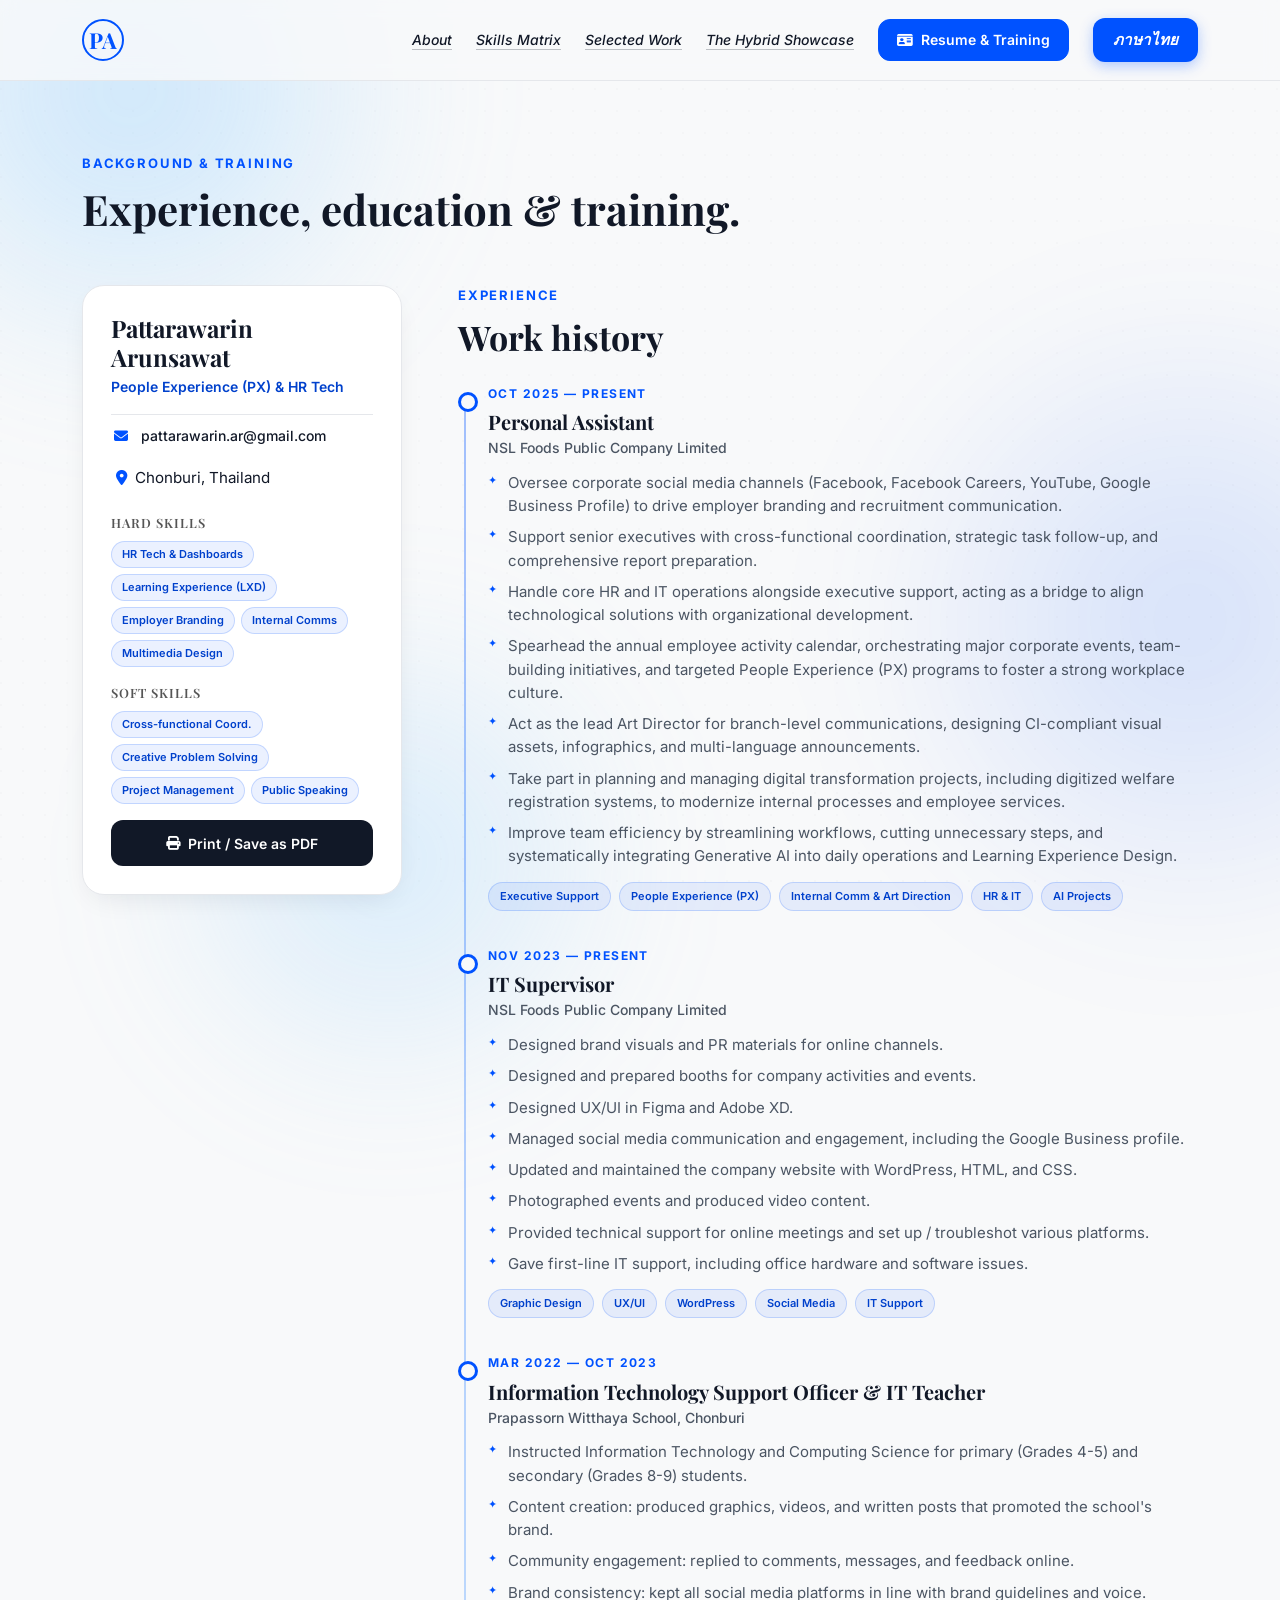
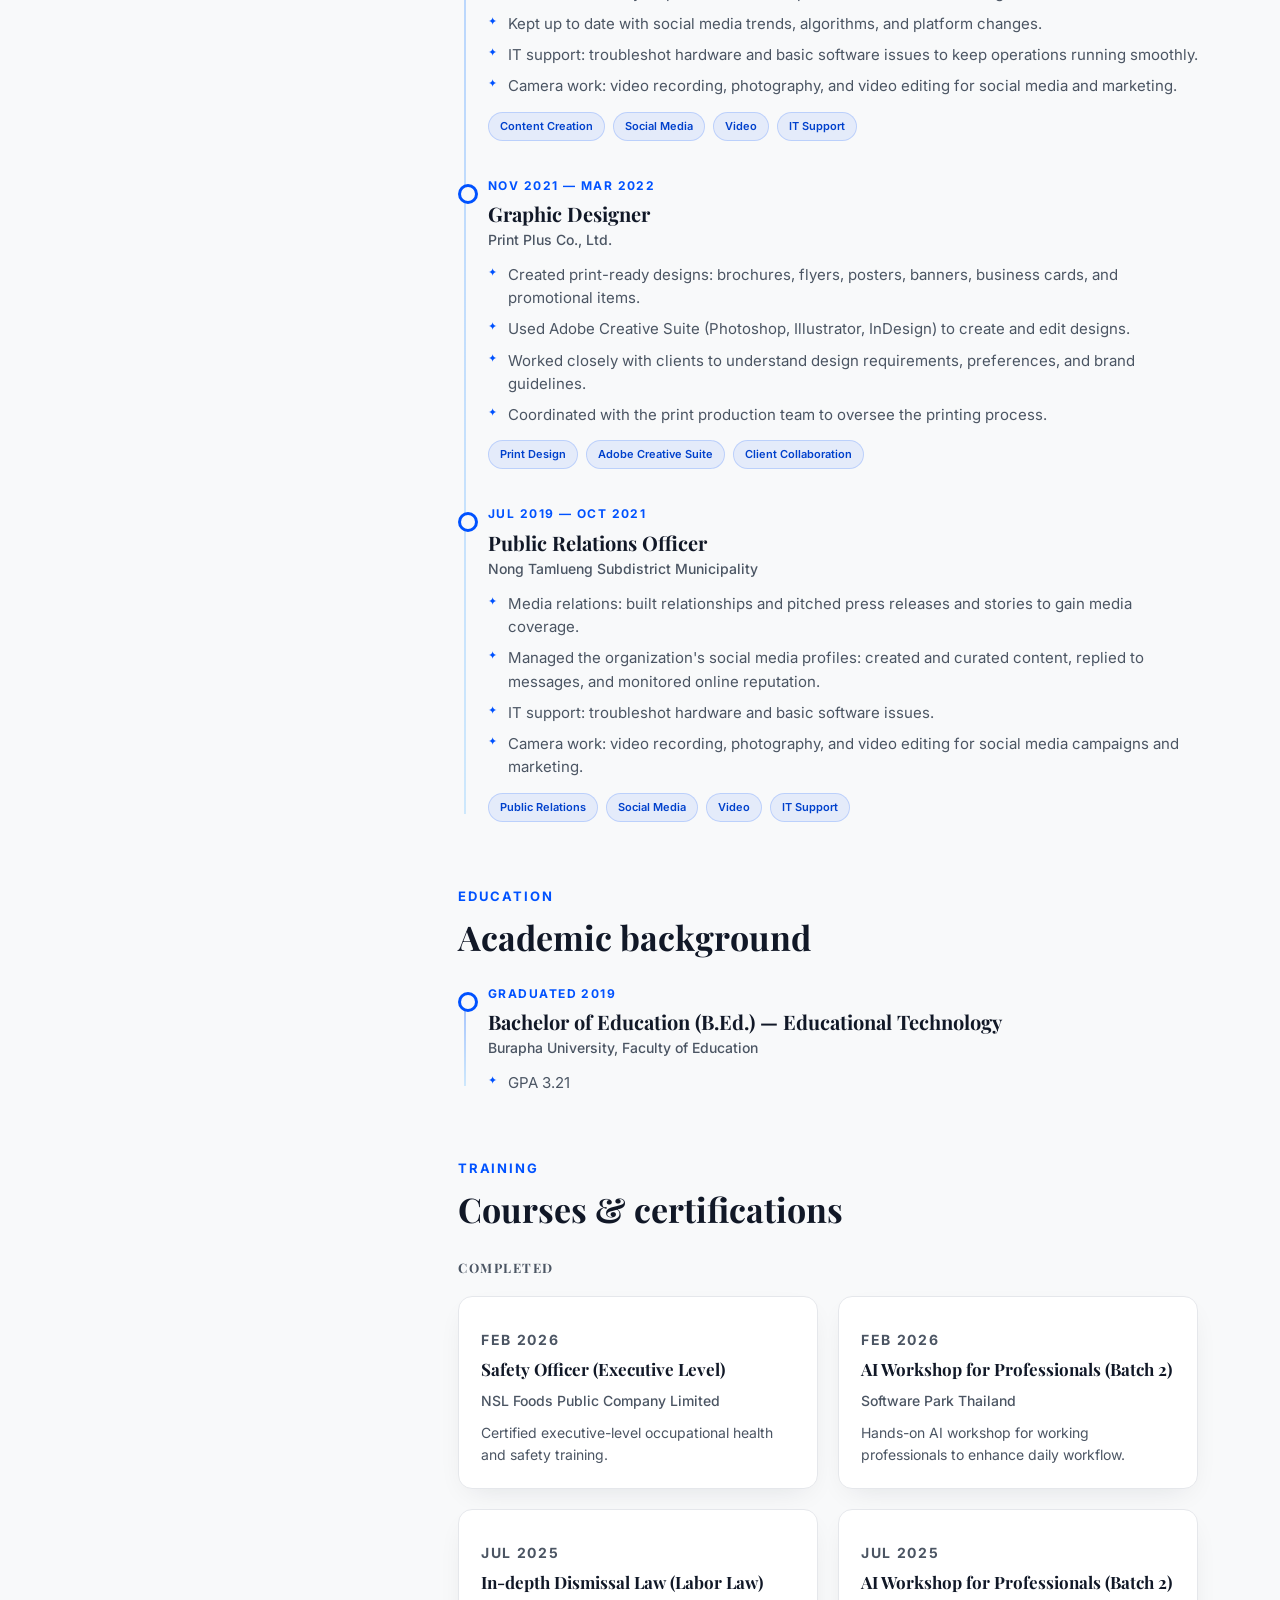
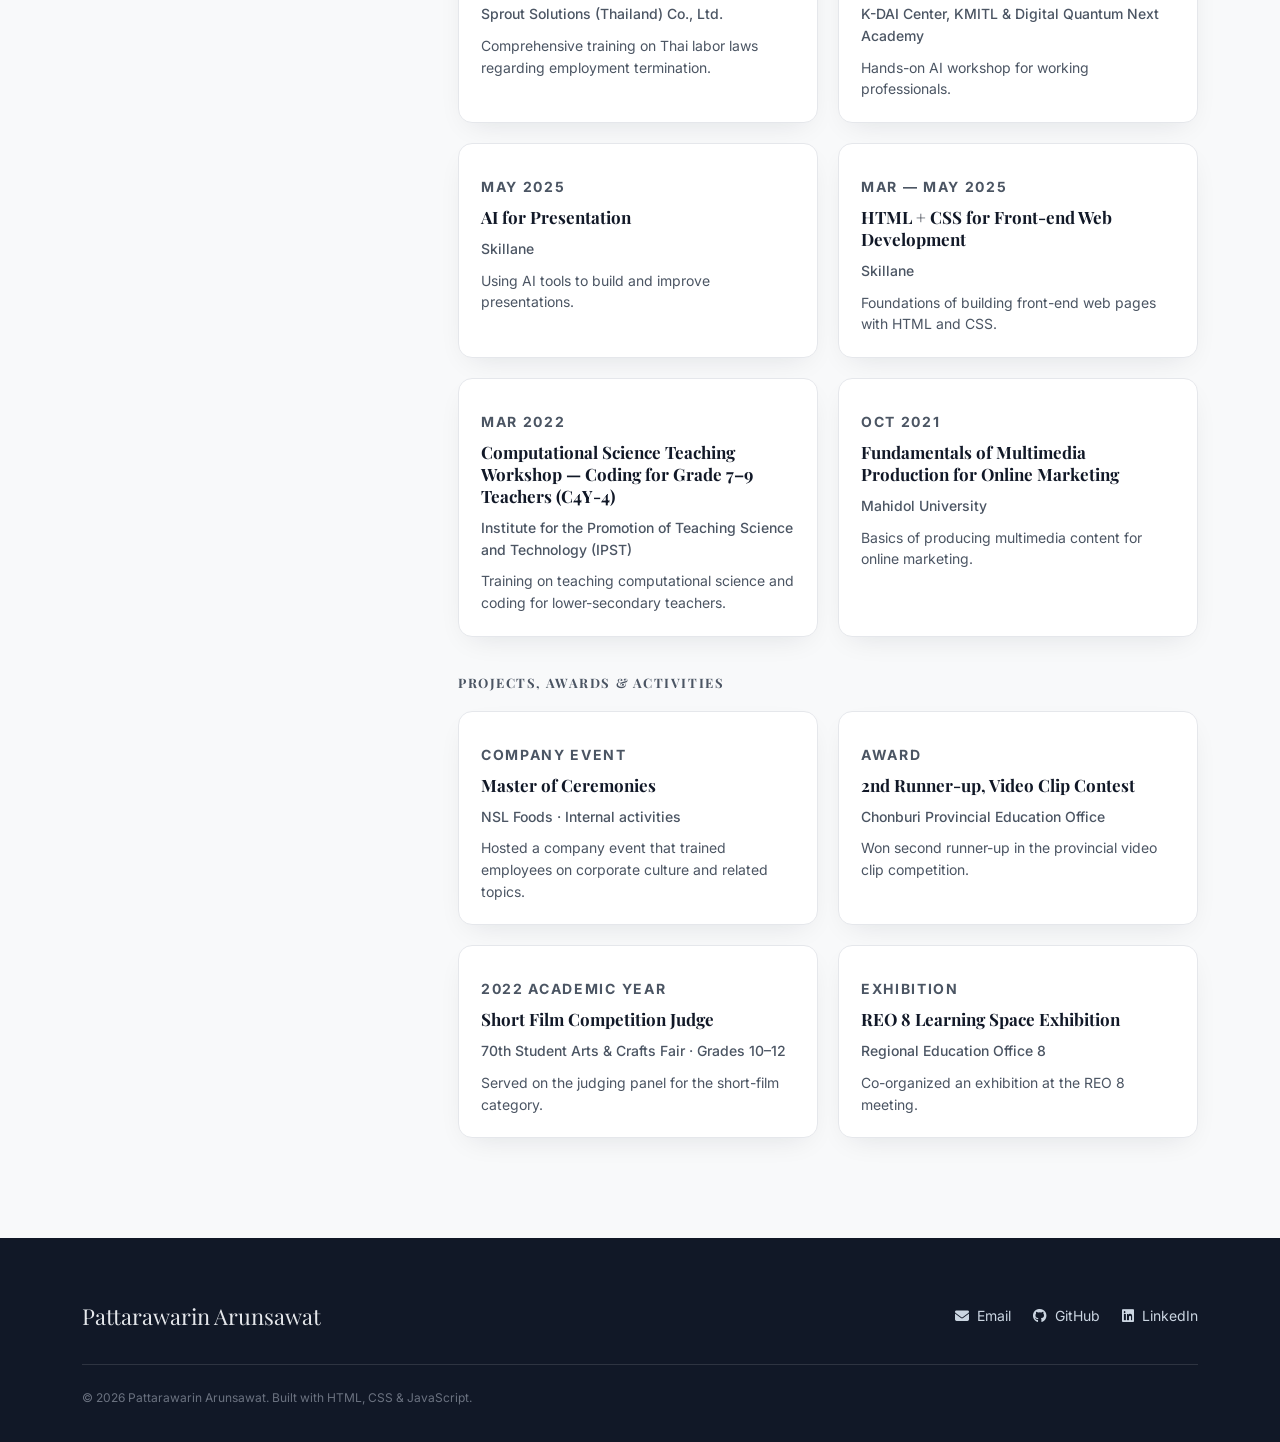
<file: resume.html>
<!DOCTYPE html>
<html lang="en">
<head>
  <meta charset="UTF-8">
  <meta name="viewport" content="width=device-width, initial-scale=1.0">
  <title>Resume &amp; Training — Pattarawarin Arunsawat</title>
  <meta name="description" content="Work experience, education, and training history of Pattarawarin Arunsawat — PA to AVP, Creative Technologist & Culture Catalyst.">

  <link rel="preconnect" href="https://fonts.googleapis.com">
  <link rel="preconnect" href="https://fonts.gstatic.com" crossorigin>
  <link href="https://fonts.googleapis.com/css2?family=Inter:wght@400;500;600;700;800&family=Kanit:wght@300;400;500;600;700&family=Playfair+Display:ital,wght@0,500;0,600;0,700;0,800;1,500&display=swap" rel="stylesheet">
  <link rel="stylesheet" href="https://cdnjs.cloudflare.com/ajax/libs/font-awesome/6.5.1/css/all.min.css">
  <link rel="stylesheet" href="style.css">
</head>
<body>

  <div class="aurora aurora--one" aria-hidden="true"></div>
  <div class="aurora aurora--two" aria-hidden="true"></div>
  <div class="aurora aurora--three" aria-hidden="true"></div>
<!-- ===================== HEADER / NAV ===================== -->
  <header class="site-header" id="top">
    <div class="header-inner">
      <a href="index.html" class="logo" aria-label="Back to home">PA</a>
      <nav class="main-nav" aria-label="Primary">
        <a href="index.html#about" class="nav-link">About</a>
        <a href="index.html#skills" class="nav-link">Skills Matrix</a>
        <a href="index.html#portfolio" class="nav-link">Selected Work</a>
        <a href="index.html#deep-dive" class="nav-link">The Hybrid Showcase</a>
        <a href="resume.html" class="nav-link btn-resume" aria-current="page"><i class="fa-solid fa-id-card" aria-hidden="true"></i> Resume &amp; Training</a>
        <a href="resume-th.html" class="nav-link btn-lang">ภาษาไทย</a>
      </nav>
      <button class="nav-toggle" id="navToggle" aria-label="Toggle navigation" aria-expanded="false">
        <span></span><span></span><span></span>
      </button>
    </div>
  </header>

  <!-- ===================== PAGE TITLE ===================== -->
  <section class="page-hero">
    <div class="page-hero-inner">
      <p class="section-eyebrow">Background &amp; Training</p>
      <h1 class="section-heading">Experience, education &amp; training.</h1>
    </div>
  </section>

  <!-- ===================== RESUME BODY ===================== -->
  <main class="resume-page">
    <div class="resume-layout">

      <aside class="profile-card">
        <h2>Pattarawarin Arunsawat</h2>
        <p class="profile-role">People Experience (PX) &amp; HR Tech</p>
        <!-- Contact & Links -->
        <div class="profile-links" style="margin-bottom: 24px; display: flex; flex-direction: column; gap: 8px;">
          <a href="mailto:pattarawarin.ar@gmail.com"><i class="fa-solid fa-envelope" style="width: 20px;"></i> pattarawarin.ar@gmail.com</a>
          <span style="color: inherit; font-size: 0.95em;"><i class="fa-solid fa-location-dot" style="width: 20px;"></i> Chonburi, Thailand</span>
          </div>

        <!-- Hard Skills -->
        <div class="profile-skills" style="margin-bottom: 20px;">
          <h3 style="font-size: 0.9rem; margin-bottom: 10px; font-weight: 600; text-transform: uppercase; letter-spacing: 1px; color: #555;">Hard Skills</h3>
          <div class="profile-tags">
            <span class="tag">HR Tech &amp; Dashboards</span>
            <span class="tag">Learning Experience (LXD)</span>
            <span class="tag">Employer Branding</span>
            <span class="tag">Internal Comms</span>
            <span class="tag">Multimedia Design</span>
          </div>
        </div>

        <!-- Soft Skills -->
        <div class="profile-skills" style="margin-bottom: 24px;">
          <h3 style="font-size: 0.9rem; margin-bottom: 10px; font-weight: 600; text-transform: uppercase; letter-spacing: 1px; color: #555;">Soft Skills</h3>
          <div class="profile-tags">
            <span class="tag">Cross-functional Coord.</span>
            <span class="tag">Creative Problem Solving</span>
            <span class="tag">Project Management</span>
            <span class="tag">Public Speaking</span>

          </div>
        </div>

        <button type="button" class="btn-print" onclick="window.print()">
          <i class="fa-solid fa-print" aria-hidden="true"></i> Print / Save as PDF
        </button>
      </aside>

      <div class="resume-content">
        <section class="resume-block" id="experience">
          <p class="section-eyebrow">Experience</p>
          <h2 class="section-heading">Work history</h2>
          <div class="timeline" id="experienceList"></div>
        </section>

        <section class="resume-block" id="education">
          <p class="section-eyebrow">Education</p>
          <h2 class="section-heading">Academic background</h2>
          <div class="timeline" id="educationList"></div>
        </section>

        <section class="resume-block" id="training">
          <p class="section-eyebrow">Training</p>
          <h2 class="section-heading">Courses &amp; certifications</h2>
          <h3 class="training-sub">Completed</h3>
          <div class="training-grid" id="trainingList"></div>
          <h3 class="training-sub">Projects, awards &amp; activities</h3>
          <div class="training-grid" id="deliveredList"></div>
        </section>
      </div>

    </div>
  </main>

  <!-- ===================== FOOTER ===================== -->
  <footer class="site-footer" id="contact">
    <div class="footer-inner">
      <div class="footer-top">
        <p class="footer-name">Pattarawarin Arunsawat</p>
        <div class="footer-links">
          <a href="mailto:pattarawarin.ar@gmail.com"><i class="fa-solid fa-envelope"></i> Email</a>
          <a href="https://callmeion.github.io/portfolio/" target="_blank" rel="noopener noreferrer"><i class="fa-brands fa-github"></i> GitHub</a>
          <a href="http://www.linkedin.com/in/pattarawarin-ar" target="_blank" rel="noopener noreferrer"><i class="fa-brands fa-linkedin"></i> LinkedIn</a>
        </div>
      </div>
      <hr class="footer-rule">
      <p class="footer-copy">© <span id="year"></span> Pattarawarin Arunsawat. Built with HTML, CSS &amp; JavaScript.</p>
    </div>
  </footer>

  <button type="button" class="back-to-top" id="backToTop" aria-label="Back to top">
    <i class="fa-solid fa-arrow-up" aria-hidden="true"></i>
  </button>

  <script src="data.js"></script>
  <script src="script.js"></script>
</body>
</html>
</file>
<file: style.css>
/* =========================================================
   Pattarawarin Arunsawat — Portfolio
   Design tokens
   ========================================================= */
:root {
  --color-bg: #f8f9fa;
  --color-bg-paper: #fbfaf8;
  --color-accent: #0052ff;
  --color-accent-deep: #0041cc;
  --color-accent-sky: #7fc7ff;
  --color-ink: #111827;
  --color-ink-soft: #4b5563;
  --color-line: #e5e7eb;
  --color-card: #ffffff;

  --font-display: 'Playfair Display', Georgia, serif;
  --font-body: 'Inter', -apple-system, BlinkMacSystemFont, sans-serif;

  --radius-lg: 22px;
  --radius-md: 14px;
  --radius-sm: 8px;
  --shadow-card: 0 10px 30px -12px rgba(17, 24, 39, 0.12);
  --shadow-card-hover: 0 20px 40px -14px rgba(0, 82, 255, 0.22);

  --container: 1180px;
}

* { box-sizing: border-box; }
html { scroll-behavior: smooth; }

@media (prefers-reduced-motion: reduce) {
  html { scroll-behavior: auto; }
  * { animation-duration: 0.01ms !important; animation-iteration-count: 1 !important; transition-duration: 0.01ms !important; }
}

body {
  margin: 0;
  background: var(--color-bg);
  color: var(--color-ink);
  font-family: var(--font-body);
  line-height: 1.55;
  -webkit-font-smoothing: antialiased;
  position: relative;
  overflow-x: hidden;
}

a { color: inherit; text-decoration: none; }
ul { margin: 0; padding: 0; list-style: none; }
img { max-width: 100%; display: block; }

::selection { background: var(--color-accent); color: #fff; }

:focus-visible {
  outline: 2px solid var(--color-accent);
  outline-offset: 3px;
}

/* Subtle paper texture */
body::before {
  content: "";
  position: fixed;
  inset: 0;
  pointer-events: none;
  z-index: 0;
  opacity: 0.5;
  background-image:
    radial-gradient(circle at 1px 1px, rgba(17,24,39,0.035) 1px, transparent 0);
  background-size: 22px 22px;
}

/* =========================================================
   Aurora background glows
   ========================================================= */
.aurora {
  position: fixed;
  border-radius: 50%;
  filter: blur(70px);
  z-index: 0;
  pointer-events: none;
  opacity: 0.55;
}
.aurora--one {
  width: 620px; height: 620px;
  top: -220px; left: -180px;
  background: radial-gradient(circle, rgba(127,199,255,0.75), rgba(127,199,255,0) 70%);
}
.aurora--two {
  width: 700px; height: 700px;
  top: 30%; right: -260px;
  background: radial-gradient(circle, rgba(0,82,255,0.28), rgba(0,82,255,0) 70%);
}
.aurora--three {
  width: 520px; height: 520px;
  bottom: -220px; left: 10%;
  background: radial-gradient(circle, rgba(127,199,255,0.55), rgba(127,199,255,0) 70%);
}

/* =========================================================
   Layout helpers
   ========================================================= */
.header-inner, .hero-inner, .about-inner, .gallery-inner,
.deep-dive-inner, .footer-inner {
  max-width: var(--container);
  margin: 0 auto;
  padding-left: 32px;
  padding-right: 32px;
  position: relative;
  z-index: 1;
}

.section-eyebrow {
  font-family: var(--font-body);
  font-size: 13px;
  font-weight: 700;
  letter-spacing: 0.14em;
  text-transform: uppercase;
  color: var(--color-accent);
  margin: 0 0 12px;
}

.section-heading {
  font-family: var(--font-display);
  font-weight: 700;
  font-size: clamp(28px, 4vw, 42px);
  line-height: 1.15;
  margin: 0 0 20px;
  color: var(--color-ink);
}

.badge {
  display: inline-flex;
  align-items: center;
  gap: 8px;
  padding: 10px 20px;
  border-radius: 100px;
  font-size: 14px;
  font-weight: 600;
  font-family: var(--font-body);
}
.badge--dark { background: var(--color-ink); color: #fff; }

.tag {
  display: inline-flex;
  align-items: center;
  padding: 6px 14px;
  border-radius: 100px;
  font-size: 12px;
  font-weight: 600;
  background: rgba(0, 82, 255, 0.08);
  color: var(--color-accent-deep);
  border: 1px solid rgba(0, 82, 255, 0.18);
}

/* =========================================================
   Header / Nav
   ========================================================= */
.site-header {
  position: sticky;
  top: 0;
  z-index: 50;
  background: rgba(248, 249, 250, 0.82);
  backdrop-filter: blur(10px);
  border-bottom: 1px solid var(--color-line);
}
.header-inner {
  display: flex;
  align-items: center;
  justify-content: space-between;
  padding-top: 18px;
  padding-bottom: 18px;
}
.logo {
  font-family: var(--font-display);
  font-weight: 700;
  font-size: 22px;
  color: var(--color-accent);
  border: 2px solid var(--color-accent);
  border-radius: 50%;
  width: 42px;
  height: 42px;
  display: flex;
  align-items: center;
  justify-content: center;
}
.main-nav {
  display: flex;
  align-items: center;
  gap: 24px;
}
.nav-link {
  font-size: 14px;
  font-weight: 500;
  font-style: italic;
  color: var(--color-ink);
  text-decoration: underline;
  text-decoration-color: rgba(17,24,39,0.25);
  text-underline-offset: 4px;
  transition: color 0.2s ease, text-decoration-color 0.2s ease;
  white-space: nowrap;
  display: inline-flex;
  align-items: center;
  min-height: 44px;
}
.nav-link:hover { color: var(--color-accent); text-decoration-color: var(--color-accent); }
.nav-link .arrow { display: inline-block; margin-right: 2px; }
.nav-link[data-section], .nav-link[href*="#"] { display: inline-block; line-height: 44px; min-height: 0; }
.nav-num { color: var(--color-accent); font-style: normal; font-weight: 700; }
.nav-link.is-active { color: var(--color-accent); text-decoration-color: var(--color-accent); }

.nav-toggle {
  display: none;
  flex-direction: column;
  justify-content: center;
  align-items: center;
  gap: 5px;
  width: 44px;
  height: 44px;
  background: none;
  border: none;
  cursor: pointer;
  padding: 8px;
}
.nav-toggle span {
  width: 22px;
  height: 2px;
  background: var(--color-ink);
  border-radius: 2px;
  transition: transform 0.25s ease, opacity 0.2s ease;
}
.nav-toggle[aria-expanded="true"] span:nth-child(1) { transform: translateY(7px) rotate(45deg); }
.nav-toggle[aria-expanded="true"] span:nth-child(2) { opacity: 0; }
.nav-toggle[aria-expanded="true"] span:nth-child(3) { transform: translateY(-7px) rotate(-45deg); }

/* =========================================================
   Hero
   ========================================================= */
.hero {
  position: relative;
  padding: 90px 0 70px;
  text-align: center;
}
.hero-inner {
  display: flex;
  flex-direction: column;
  align-items: center;
}
.hero-eyebrow {
  font-size: 14px;
  font-weight: 600;
  letter-spacing: 0.1em;
  text-transform: uppercase;
  color: var(--color-accent-deep);
  display: flex;
  align-items: center;
  gap: 8px;
  margin: 0 0 18px;
}
.hero-title {
  font-family: var(--font-display);
  font-weight: 800;
  font-size: clamp(64px, 13vw, 150px);
  line-height: 0.92;
  color: var(--color-accent);
  margin: 0 0 24px;
  letter-spacing: -0.01em;
}
.hero-name {
  font-family: var(--font-display);
  font-style: italic;
  font-size: clamp(22px, 3vw, 30px);
  margin: 0 0 22px;
  color: var(--color-ink);
}
.hero-star {
  position: absolute;
  color: var(--color-accent-sky);
  font-size: 34px;
  opacity: 0.8;
}
.hero-star--a { top: 18%; left: 8%; font-size: 26px; }
.hero-star--b { top: 30%; right: 10%; font-size: 40px; }
.hero-star--c { bottom: 12%; left: 18%; font-size: 20px; }

/* -----------------------------------------------------------
   Hero scroll cue
   ----------------------------------------------------------- */
.scroll-cue {
  display: inline-flex;
  flex-direction: column;
  align-items: center;
  gap: 8px;
  margin-top: 56px;
  color: var(--color-ink-soft);
  font-size: 12px;
  font-weight: 600;
  letter-spacing: 0.08em;
  text-transform: uppercase;
  position: relative;
  z-index: 1;
}
.scroll-cue-arrow {
  width: 40px;
  height: 40px;
  border-radius: 50%;
  border: 1px solid var(--color-line);
  background: var(--color-card);
  display: flex;
  align-items: center;
  justify-content: center;
  color: var(--color-accent);
  box-shadow: var(--shadow-card);
  animation: bob 2.2s ease-in-out infinite;
}
.scroll-cue:hover .scroll-cue-arrow { border-color: var(--color-accent); }

@keyframes bob {
  0%, 100% { transform: translateY(0); }
  50% { transform: translateY(7px); }
}
/* สำหรับข้อความทั่วไป (เนื้อหา / ปุ่ม / เมนู) */
body {
  /* เบราว์เซอร์จะใช้ Inter สำหรับภาษาอังกฤษ และสลับมาใช้ Kanit อัตโนมัติสำหรับภาษาไทย */
  font-family: 'Inter', 'Kanit', sans-serif;
}

/* สำหรับหัวข้อที่ต้องการความสวยงาม (ถ้าตั้งค่าไว้) */
h1, h2, h3, .hero-title, .section-heading {
  /* ภาษาอังกฤษใช้ Playfair ภาษาไทยใช้ Kanit */
  font-family: 'Playfair Display', 'Kanit', serif;
}

/* อัปเดตฟอนต์ของปุ่มเปลี่ยนภาษาด้วยค่ะ */
.main-nav .btn-lang {
  font-family: 'Inter', 'Kanit', sans-serif;
}
/* -----------------------------------------------------------
   Section-jump arrows (bottom of each section)
   ----------------------------------------------------------- */
.section-jump {
  display: flex;
  align-items: center;
  justify-content: center;
  gap: 10px;
  max-width: var(--container);
  margin: 56px auto 0;
  padding: 16px 24px;
  min-height: 48px;
  border-top: 1px solid var(--color-line);
  color: var(--color-ink-soft);
  font-size: 13px;
  font-weight: 600;
  letter-spacing: 0.04em;
  text-transform: uppercase;
  transition: color 0.2s ease, gap 0.2s ease;
  position: relative;
  z-index: 1;
}
.section-jump i {
  color: var(--color-accent);
  transition: transform 0.2s ease;
}
.section-jump:hover { color: var(--color-accent-deep); gap: 14px; }
.section-jump:hover i { transform: translateY(3px); }

/* -----------------------------------------------------------
   Floating back-to-top button
   ----------------------------------------------------------- */
.back-to-top {
  position: fixed;
  right: 20px;
  bottom: 20px;
  width: 48px;
  height: 48px;
  border-radius: 50%;
  border: none;
  background: var(--color-accent);
  color: #fff;
  font-size: 16px;
  display: flex;
  align-items: center;
  justify-content: center;
  cursor: pointer;
  box-shadow: 0 12px 26px -8px rgba(0, 82, 255, 0.55);
  opacity: 0;
  visibility: hidden;
  transform: translateY(12px);
  transition: opacity 0.25s ease, transform 0.25s ease, visibility 0.25s, background 0.2s ease;
  z-index: 60;
}
.back-to-top.is-visible {
  opacity: 1;
  visibility: visible;
  transform: translateY(0);
}
.back-to-top:hover { background: var(--color-accent-deep); }

/* =========================================================
   About + Skills
   ========================================================= */
.about { padding: 90px 0; }
.about-inner {
  display: grid;
  grid-template-columns: 1fr 1.15fr;
  gap: 64px;
  align-items: start;
}
.about-lede {
  font-size: 17px;
  color: var(--color-ink-soft);
  max-width: 46ch;
  margin: 0 0 32px;
}
.about-stats {
  display: flex;
  gap: 32px;
  flex-wrap: wrap;
}
.stat { display: flex; flex-direction: column; }
.stat-num {
  font-family: var(--font-display);
  font-size: 34px;
  font-weight: 700;
  color: var(--color-accent);
}
.stat-label {
  font-size: 13px;
  color: var(--color-ink-soft);
  max-width: 14ch;
}

.skills-grid {
  display: grid;
  grid-template-columns: 1fr 1fr;
  gap: 18px;
}
.skill-card {
  background: var(--color-card);
  border: 1px solid var(--color-line);
  border-radius: var(--radius-md);
  padding: 24px;
  box-shadow: var(--shadow-card);
  transition: transform 0.25s ease, box-shadow 0.25s ease;
}
.skill-card:hover { transform: translateY(-4px); box-shadow: var(--shadow-card-hover); }
.skill-icon { color: var(--color-accent); font-size: 20px; margin-bottom: 12px; }
.skill-card h3 {
  font-family: var(--font-display);
  font-size: 17px;
  margin: 0 0 12px;
}
.skill-card li {
  font-size: 13.5px;
  color: var(--color-ink-soft);
  padding: 4px 0;
  border-top: 1px dashed var(--color-line);
}
.skill-card li:first-child { border-top: none; }

/* =========================================================
   Gallery
   ========================================================= */
.gallery { padding: 40px 0 100px; }

.filter-bar {
  display: flex;
  gap: 10px;
  flex-wrap: wrap;
  margin-bottom: 36px;
}
.filter-btn {
  font-family: var(--font-body);
  font-size: 13.5px;
  font-weight: 600;
  padding: 9px 18px;
  min-height: 44px;
  border-radius: 100px;
  border: 1px solid var(--color-line);
  background: var(--color-card);
  color: var(--color-ink-soft);
  cursor: pointer;
  transition: all 0.2s ease;
  flex-shrink: 0;
}
.filter-btn:hover { border-color: var(--color-accent); color: var(--color-accent-deep); }
.filter-btn.is-active {
  background: var(--color-accent);
  border-color: var(--color-accent);
  color: #fff;
}

.gallery-grid {
  display: grid;
  grid-template-columns: repeat(3, 1fr);
  gap: 24px;
}

.project-card {
  background: var(--color-card);
  border: 1px solid var(--color-line);
  border-radius: var(--radius-md);
  overflow: hidden;
  box-shadow: var(--shadow-card);
  transition: transform 0.25s ease, box-shadow 0.25s ease;
  display: flex;
  flex-direction: column;
}
.project-card:hover { transform: translateY(-6px); box-shadow: var(--shadow-card-hover); }

.project-thumb {
  aspect-ratio: 4 / 3;
  background: linear-gradient(135deg, var(--thumb-a, #dbeafe), var(--thumb-b, #eff6ff));
  display: flex;
  align-items: center;
  justify-content: center;
  font-size: 30px;
  color: var(--color-accent);
  position: relative;
  overflow: hidden;
}
.project-thumb img {
  width: 100%;
  height: 100%;
  object-fit: cover;
  display: block;
}
/* Icon placeholder: hidden behind a real photo unless the thumb has no
   image (is-fallback), in which case it's the only thing shown. */
.thumb-fallback {
  position: absolute;
  inset: 0;
  display: none;
  align-items: center;
  justify-content: center;
}
.project-thumb.is-fallback .thumb-fallback { display: flex; }
.project-thumb .sparkle {
  position: absolute;
  top: 12px; right: 14px;
  font-size: 14px;
  color: rgba(0,82,255,0.5);
  z-index: 1;
}

.project-body { padding: 20px 22px 22px; }
.project-cat {
  font-size: 11.5px;
  font-weight: 700;
  letter-spacing: 0.08em;
  text-transform: uppercase;
  color: var(--color-accent);
  margin-bottom: 6px;
  display: block;
}
.project-title {
  font-family: var(--font-display);
  font-size: 18px;
  margin: 0 0 8px;
}
.project-desc {
  font-size: 13.5px;
  color: var(--color-ink-soft);
  margin: 0 0 14px;
}
.project-tags {
  display: flex;
  gap: 8px;
  flex-wrap: wrap;
}
.project-tags .tag { font-size: 11px; padding: 5px 11px; }

.gallery-empty {
  grid-column: 1 / -1;
  text-align: center;
  color: var(--color-ink-soft);
  padding: 40px 0;
  font-style: italic;
}
/* ===================== LANGUAGE BUTTON (MODERN) ===================== */
.main-nav .btn-lang {
  background-color: #0052ff; /* สีน้ำเงิน CI โมเดิร์น */
  color: #ffffff !important;
  padding: 10px 20px; /* ปรับพื้นที่สัดส่วนให้ปุ่มดูสวยงาม */
  border-radius: 12px; /* ความโค้งมนแบบสี่เหลี่ยมยุคใหม่ (Modern Radius) */
  font-family: 'Inter', sans-serif; /* อิงตามฟอนต์ของเว็บ */
  font-weight: 600;
  font-size: 0.95rem;
  display: inline-flex;
  align-items: center;
  justify-content: center;
  text-decoration: none;
  transition: all 0.3s cubic-bezier(0.4, 0, 0.2, 1); /* เอฟเฟกต์ Transition ที่ดูสมูทขึ้น */
  box-shadow: 0 4px 14px 0 rgba(0, 82, 255, 0.3); /* เรืองแสงเงาสีน้ำเงินอ่อนๆ เพิ่มมิติ */
  margin-left: 15px;
}

/* เอฟเฟกต์ตอนเอาเมาส์ชี้ (Hover) */
.main-nav .btn-lang:hover {
  background-color: #0044d6; /* สีน้ำเงินเข้มขึ้นเล็กน้อย */
  transform: translateY(-2px); /* ลอยขึ้นนิดนึงเวลาชี้ */
  box-shadow: 0 6px 20px 0 rgba(0, 82, 255, 0.4); /* เงากระจายตัวขึ้น */
}

/* สำหรับหน้าจอมือถือ (Mobile Menu) */
@media (max-width: 768px) {
  .main-nav .btn-lang {
    margin-left: 0;
    margin-top: 20px;
    width: fit-content;
  }
}
/* =========================================================
   Deep-dive case studies
   ========================================================= */
.deep-dive { padding: 40px 0 110px; }
.case-study {
  display: grid;
  grid-template-columns: 0.9fr 1.1fr;
  gap: 48px;
  align-items: center;
  padding: 44px 0;
  border-top: 1px solid var(--color-line);
}
.deep-dive-inner > .case-study:last-child { border-bottom: 1px solid var(--color-line); }
.case-study--reverse { direction: rtl; }
.case-study--reverse > * { direction: ltr; }

.case-media {
  border-radius: var(--radius-lg);
  overflow: hidden;
  box-shadow: var(--shadow-card);
}
.mock-window {
  aspect-ratio: 16 / 11;
  border-radius: var(--radius-lg);
  display: flex;
  align-items: center;
  justify-content: center;
  position: relative;
  font-size: 46px;
  color: #fff;
}
.mock-window--onboarding { background: linear-gradient(135deg, #0052ff, #63a9ff); }
.mock-window--security { background: linear-gradient(135deg, #111827, #0052ff); }
.mock-window--dashboard { background: linear-gradient(135deg, #0b1220, #1e3a8a); }
.mock-star {
  position: absolute;
  top: 18px; left: 20px;
  font-size: 18px;
  color: rgba(255,255,255,0.7);
}
.mock-dash {
  display: flex;
  align-items: flex-end;
  gap: 10px;
  height: 55%;
}
.mock-bar {
  width: 16px;
  height: var(--h);
  background: rgba(255,255,255,0.85);
  border-radius: 4px 4px 0 0;
}

.case-tag {
  font-size: 12px;
  font-weight: 700;
  letter-spacing: 0.06em;
  text-transform: uppercase;
  color: var(--color-accent);
}
.case-copy h3 {
  font-family: var(--font-display);
  font-size: clamp(21px, 2.4vw, 27px);
  margin: 10px 0 14px;
}
.case-copy p {
  color: var(--color-ink-soft);
  font-size: 15px;
  margin: 0 0 18px;
}
.case-stats {
  margin: 0 0 18px;
  display: flex;
  flex-direction: column;
  gap: 6px;
}
.case-stats li {
  font-size: 14px;
  color: var(--color-ink);
}
.case-stats strong { color: var(--color-accent-deep); }
.mock-note { color: var(--color-ink-soft); font-size: 12px; font-style: italic; }
.case-tools { display: flex; gap: 8px; flex-wrap: wrap; }

/* =========================================================
   Footer
   ========================================================= */
.site-footer {
  background: var(--color-ink);
  color: #e5e7eb;
  padding: 56px 0 34px;
  position: relative;
  z-index: 1;
}
.footer-top {
  display: flex;
  justify-content: space-between;
  align-items: center;
  flex-wrap: wrap;
  gap: 18px;
  margin-bottom: 26px;
}
.footer-name {
  font-family: var(--font-display);
  font-size: 22px;
  margin: 0;
}
.footer-links { display: flex; gap: 22px; flex-wrap: wrap; }
.footer-links a {
  font-size: 14px;
  color: #cbd5e1;
  display: inline-flex;
  align-items: center;
  gap: 8px;
  min-height: 44px;
  transition: color 0.2s ease;
}
.footer-links a:hover { color: var(--color-accent-sky); }
.footer-rule { border: none; border-top: 1px solid rgba(255,255,255,0.12); margin: 0 0 24px; }
.disclaimer {
  font-size: 12.5px;
  line-height: 1.6;
  color: #9ca3af;
  max-width: 70ch;
  margin: 0 0 18px;
}
.disclaimer i { color: var(--color-accent-sky); margin-right: 6px; }
.footer-copy { font-size: 12px; color: #6b7280; margin: 0; }

/* =========================================================
   Responsive
   ========================================================= */
@media (max-width: 960px) {
  .about-inner { grid-template-columns: 1fr; }
  .gallery-grid { grid-template-columns: repeat(2, 1fr); }
  .case-study, .case-study--reverse { grid-template-columns: 1fr; direction: ltr; }
}

@media (max-width: 720px) {

  /* Filter bar becomes a horizontally swipeable pill strip on mobile */
  .filter-bar {
    flex-wrap: nowrap;
    overflow-x: auto;
    scroll-snap-type: x proximity;
    padding-bottom: 4px;
    margin-left: -32px;
    margin-right: -32px;
    padding-left: 32px;
    padding-right: 32px;
    -ms-overflow-style: none;
    scrollbar-width: none;
  }
  .filter-bar::-webkit-scrollbar { display: none; }
  .filter-btn { scroll-snap-align: start; }

  .skills-grid { grid-template-columns: 1fr; }
  .gallery-grid { grid-template-columns: 1fr; }
  .hero { padding: 56px 0 40px; }
  .about, .gallery, .deep-dive { padding-top: 52px; padding-bottom: 52px; }
  .section-jump { margin-top: 40px; }
  .back-to-top { right: 16px; bottom: 16px; width: 46px; height: 46px; }
}

@media (max-width: 420px) {
  .header-inner, .hero-inner, .about-inner, .gallery-inner,
  .deep-dive-inner, .footer-inner { padding-left: 20px; padding-right: 20px; }
  .filter-bar { margin-left: -20px; margin-right: -20px; padding-left: 20px; padding-right: 20px; }
}


/* =========================================================
   Nav: collapse to hamburger below 1100px (longer section labels)
   ========================================================= */
@media (max-width: 1100px) {
  .main-nav {
    position: absolute;
    top: 100%; left: 0; right: 0;
    background: var(--color-bg);
    flex-direction: column;
    align-items: stretch;
    gap: 0;
    border-bottom: 1px solid var(--color-line);
    max-height: 0;
    overflow: hidden;
    transition: max-height 0.3s ease;
  }
  .main-nav.is-open { max-height: 520px; }
  .main-nav a { padding: 14px 32px; border-top: 1px solid var(--color-line); min-height: 48px; }
  .main-nav .nav-link[href*="#"] { line-height: 1.4; }
  .main-nav .btn-resume,
  .main-nav .btn-lang { margin: 14px 32px 0; width: fit-content; }
  .main-nav .btn-lang { margin-bottom: 18px; }
  .nav-toggle { display: flex; }
}

/* Resume & Training pill (outlined, sits beside the filled language button) */
.main-nav .btn-resume {
  font-style: normal;
  font-weight: 600;
  gap: 8px;
  padding: 9px 18px;
  min-height: 0;
  border: 1.5px solid var(--color-accent);
  border-radius: 12px;
  color: var(--color-accent);
  text-decoration: none;
  transition: background 0.2s ease, color 0.2s ease;
}
.main-nav .btn-resume:hover,
.main-nav .btn-resume[aria-current="page"] { background: var(--color-accent); color: #fff; }
@media (min-width: 1101px) { .main-nav .btn-lang { margin-left: 0; } }

/* =========================================================
   Resume & Training page (standalone, scrolling document — not slides)
   ========================================================= */
.page-hero { padding: 72px 0 24px; }
.page-hero-inner {
  max-width: var(--container);
  margin: 0 auto;
  padding: 0 32px;
  position: relative;
  z-index: 1;
}
.page-hero .section-heading { max-width: 28ch; margin-bottom: 0; }

.resume-page { padding: 28px 0 100px; }
.resume-layout {
  max-width: var(--container);
  margin: 0 auto;
  padding: 0 32px;
  position: relative;
  z-index: 1;
  display: grid;
  grid-template-columns: 320px 1fr;
  gap: 56px;
  align-items: start;
}

/* Left profile card */
.profile-card {
  position: sticky;
  top: 100px;
  background: var(--color-card);
  border: 1px solid var(--color-line);
  border-radius: var(--radius-lg);
  padding: 28px;
  box-shadow: var(--shadow-card);
}
.profile-card h2 { font-size: 24px; line-height: 1.2; margin: 0 0 4px; }
.profile-role { margin: 0 0 16px; color: var(--color-accent-deep); font-weight: 600; font-size: 14px; }
.profile-summary { margin: 0 0 20px; color: var(--color-ink-soft); font-size: 14px; }
.profile-links { display: grid; gap: 4px; margin-bottom: 20px; }
.profile-links a {
  display: flex; align-items: center; gap: 10px;
  min-height: 44px; font-size: 14px; font-weight: 500;
  border-top: 1px solid var(--color-line);
}
.profile-links a i { width: 18px; color: var(--color-accent); text-align: center; }
.profile-links a:hover { color: var(--color-accent); }
/* ปรับระยะห่างระหว่าง Tag ให้ชิดกันขึ้น */
.profile-tags { 
  display: flex; 
  flex-wrap: wrap; 
  gap: 6px; 
  margin-bottom: 16px; 
}

/* ลดขนาดฟอนต์และกรอบของ Tag เฉพาะในแถบ Profile ให้เล็กลง */
.profile-tags .tag { 
  padding: 4px 10px; 
  font-size: 11px; 
}

/* ลดระยะห่างของหัวข้อ Hard Skills / Soft Skills ให้กระชับขึ้น */
.profile-skills {
  margin-bottom: 16px !important;
}
.profile-skills h3 {
  font-size: 0.8rem !important;
  margin-bottom: 8px !important;
}
.btn-print {
  display: inline-flex; align-items: center; justify-content: center; gap: 8px;
  width: 100%; min-height: 46px;
  background: var(--color-ink); color: #fff;
  border: 0; border-radius: 12px;
  font: 600 14px var(--font-body);
  cursor: pointer;
  transition: background 0.2s ease;
}
.btn-print:hover { background: var(--color-accent); }

/* Right content blocks */
.resume-block { margin-bottom: 64px; }
.resume-block:last-child { margin-bottom: 0; }
.resume-block .section-heading { font-size: clamp(26px, 3.4vw, 34px); margin-bottom: 28px; }

/* Vertical timeline */
.timeline { position: relative; padding-left: 30px; }
.timeline::before {
  content: "";
  position: absolute;
  left: 6px; top: 8px; bottom: 8px;
  width: 2px;
  background: linear-gradient(var(--color-accent), var(--color-accent-sky));
  opacity: 0.35;
}
.tl-item { position: relative; padding-bottom: 36px; }
.tl-item:last-child { padding-bottom: 0; }
.tl-item::before {
  content: "";
  position: absolute;
  left: -30px; top: 7px;
  width: 14px; height: 14px;
  border-radius: 50%;
  background: var(--color-bg);
  border: 3px solid var(--color-accent);
}
.tl-date {
  margin: 0 0 6px;
  font-size: 12px; font-weight: 700;
  letter-spacing: 0.12em; text-transform: uppercase;
  color: var(--color-accent);
}
.tl-title { margin: 0; font-size: 20px; line-height: 1.3; }
.tl-org { margin: 2px 0 12px; color: var(--color-ink-soft); font-size: 14px; font-weight: 500; }
.tl-points { display: grid; gap: 8px; margin-bottom: 14px; }
.tl-points li {
  position: relative;
  padding-left: 20px;
  font-size: 15px;
  color: var(--color-ink-soft);
}
.tl-points li::before { content: "✦"; position: absolute; left: 0; top: 1px; font-size: 11px; color: var(--color-accent); }

/* Training cards */
.training-grid { display: grid; grid-template-columns: repeat(2, 1fr); gap: 20px; }
.training-card {
  background: var(--color-card);
  border: 1px solid var(--color-line);
  border-radius: var(--radius-md);
  padding: 22px;
  box-shadow: var(--shadow-card);
  transition: transform 0.25s ease, box-shadow 0.25s ease;
}
.training-card:hover { transform: translateY(-4px); box-shadow: var(--shadow-card-hover); }
.training-card .tl-date { margin-bottom: 8px; }
.training-card h3 { margin: 0 0 4px; font-size: 17px; line-height: 1.3; }
.training-card .tl-org { margin-bottom: 0; }
.training-card p { margin: 10px 0 0; font-size: 14px; color: var(--color-ink-soft); }
.training-sub { margin: 36px 0 18px; font-size: 13px; font-weight: 700; letter-spacing: 0.12em; text-transform: uppercase; color: var(--color-ink-soft); }
.training-sub:first-of-type { margin-top: 0; }

@media (max-width: 960px) {
  .resume-layout { grid-template-columns: 1fr; gap: 40px; }
  .profile-card { position: static; }
}
@media (max-width: 720px) {
  .page-hero { padding-top: 48px; }
  .training-grid { grid-template-columns: 1fr; }
  .resume-block { margin-bottom: 48px; }
}
@media (max-width: 420px) {
  .page-hero-inner, .resume-layout { padding-left: 20px; padding-right: 20px; }
}

/* Print / save as PDF */
/* Print / save as PDF */
@media print {
  /* 1. ตั้งค่าหน้ากระดาษ A4 และลดขอบ */
  @page {
    size: A4;
    margin: 1cm; /* ลดขอบกระดาษลงเพื่อให้เนื้อหาเต็มขึ้น */
  }

  /* 2. ซ่อนส่วนที่ไม่จำเป็นตอนปริ้น (รวมถึงหัวข้อใหญ่ที่กินพื้นที่) */
  .site-header, .aurora, .back-to-top, .btn-print, .site-footer, .page-hero { 
    display: none !important; 
  }
  body::before { display: none !important; }
  body { 
    background: #fff !important; 
    color: #111827 !important; 
  }

  /* 3. จัดการ Layout หลักให้ขยายเต็มหน้ากระดาษ */
  .resume-page { 
    padding: 0 !important; 
  }
  .resume-layout { 
    max-width: 100% !important; 
    padding: 0 !important; 
    grid-template-columns: 240px 1fr !important; /* ล็อคขนาดคอลัมน์ซ้าย และให้ฝั่งขวาขยายเต็มที่ */
    gap: 36px !important; /* ระยะห่างระหว่างคอลัมน์ซ้าย-ขวา */
  }

  /* 4. แถบโปรไฟล์ด้านซ้าย (เอาเส้นขอบและช่องว่างออก) */
  .profile-card { 
    position: static !important; 
    box-shadow: none !important; 
    border: none !important; 
    padding: 0 !important; 
    background: transparent !important;
  }

  /* 5. ปรับระยะห่างของเนื้อหาด้านขวาให้กระชับขึ้น */
  .resume-block { margin-bottom: 24px !important; }
  .resume-block .section-heading { margin-bottom: 16px !important; }
  .tl-item { padding-bottom: 20px !important; }
  
  /* 6. ป้องกันการตัดหน้ากระดาษตรงกลางเนื้อหา (ขาดครึ่ง) */
  .tl-item, .training-card, .profile-skills, .profile-tags { 
    break-inside: avoid; 
    page-break-inside: avoid; 
  }

  /* 7. ปรับสีกรอบ Tag ให้เข้มขึ้นเวลาปริ้นขาว-ดำจะได้มองเห็นชัด */
  .tag {
    border: 1px solid #ccc !important;
    background: transparent !important;
    color: #333 !important;
  }
}
/* Resume profile card: make non-link contact rows (phone, location) match the links */
.profile-links span i { color: var(--color-accent); text-align: center; }

/* =========================================================
   Thai version (html lang="th") — use Kanit for Thai glyphs
   ========================================================= */
html[lang="th"] {
  --font-display: 'Kanit', 'Playfair Display', Georgia, serif;
  --font-body: 'Kanit', 'Inter', -apple-system, BlinkMacSystemFont, sans-serif;
}
html[lang="th"] body { line-height: 1.7; }
html[lang="th"] .main-nav .btn-lang { font-family: 'Inter', 'Kanit', sans-serif; }
</file>
